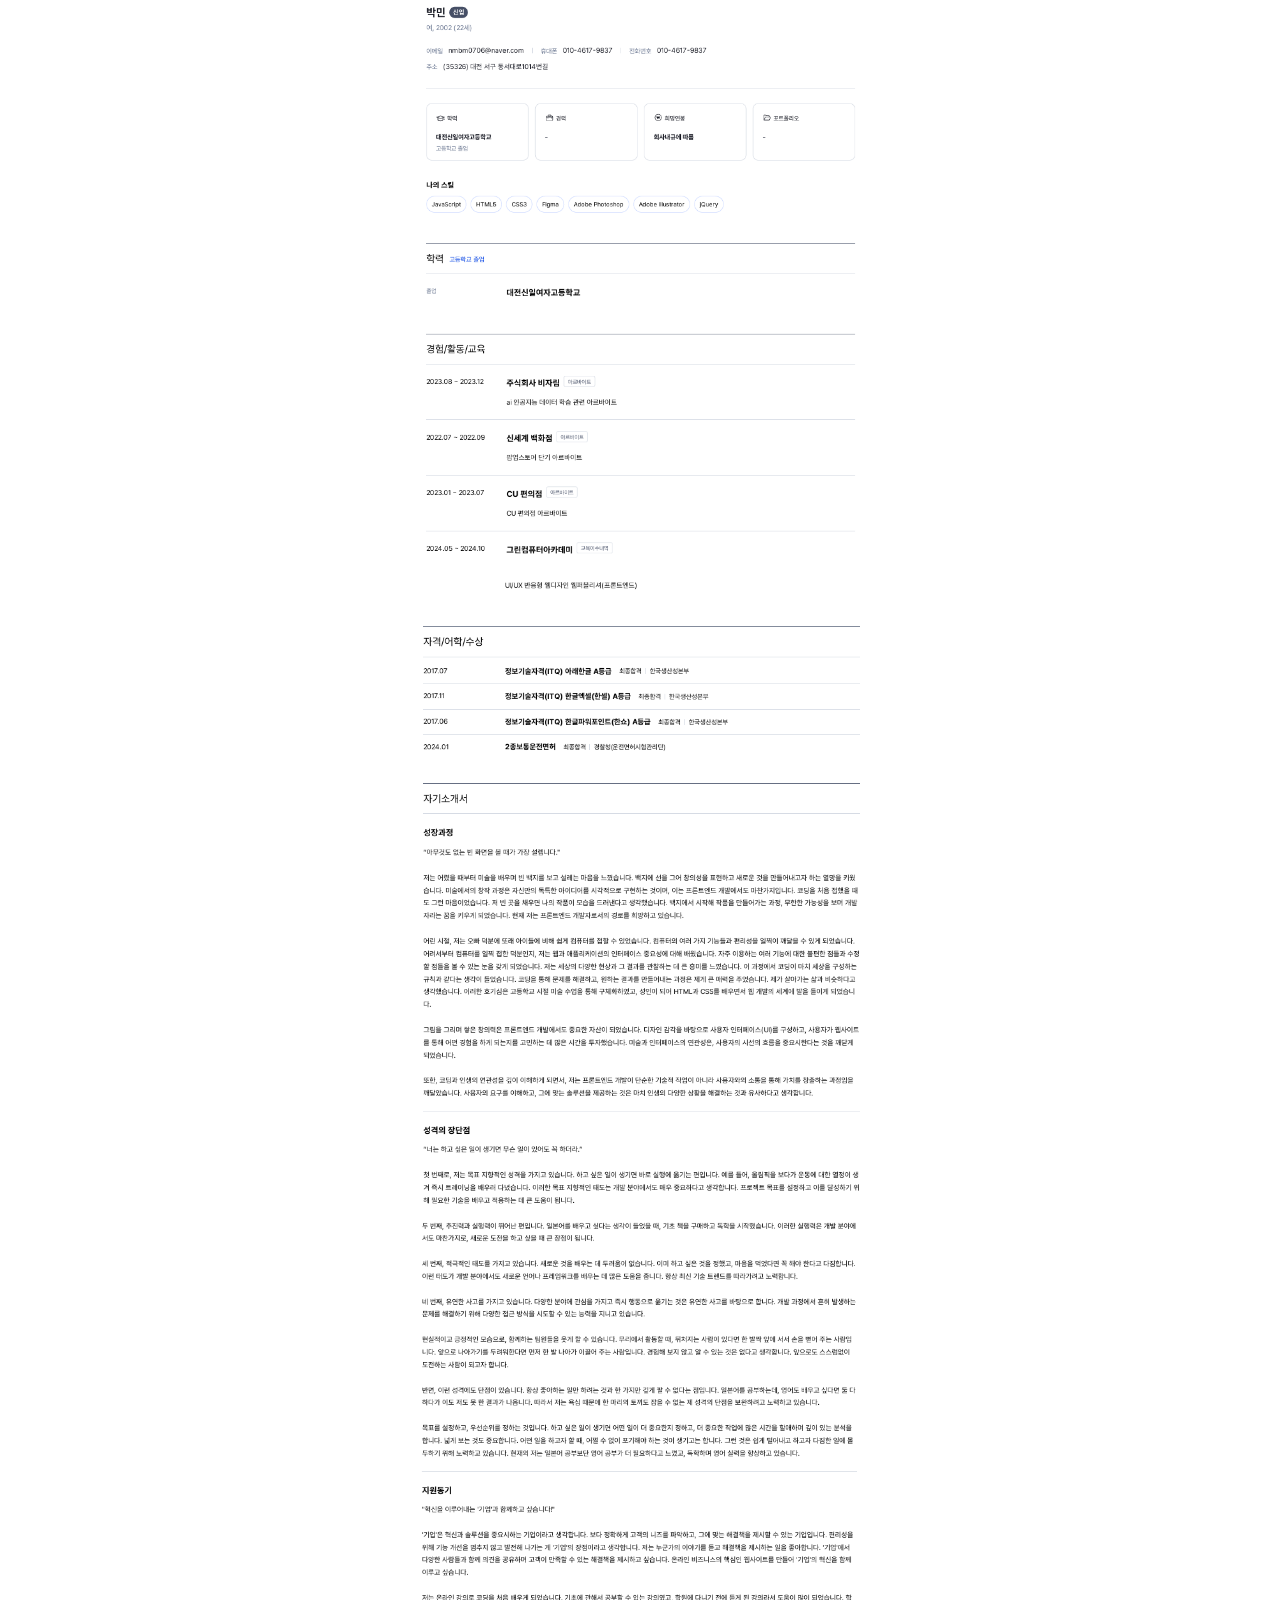
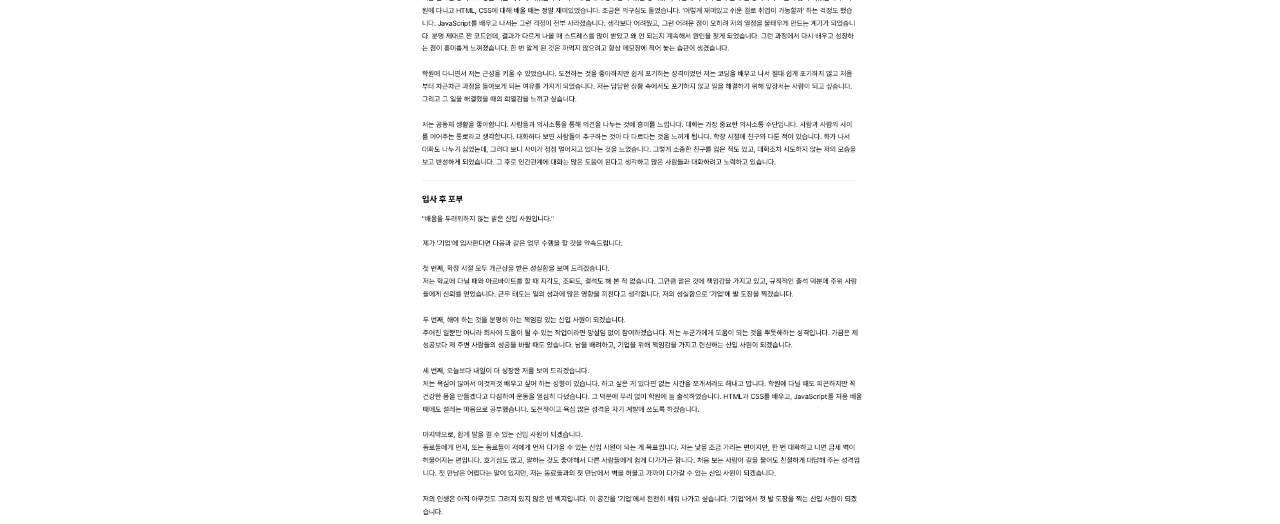
<file: sub.html>
<!DOCTYPE html>
<html lang="ko">
<head>
  <meta charset="UTF-8">
  <meta http-equiv="X-UA-Compatible" content="IE=edge">
  <meta name="viewport" content="width=device-width, initial-scale=1.0">
  <title>박민의 이력서</title>
  <style>
    *{margin: 0; padding: 0;}
    p{width: 35%; margin: 0 auto;}
    img{width: 100%;}
  </style>
</head>
<body>
  <p><img src="images/saramin1.PNG" alt="saramin1"></p>
  <p><img src="images/saramin2.PNG" alt="saramin2"></p>
  <p><img src="images/saramin3.PNG" alt="saramin3"></p>
  <p><img src="images/saramin4.PNG" alt="saramin4"></p>
</body>
</html>
</file>
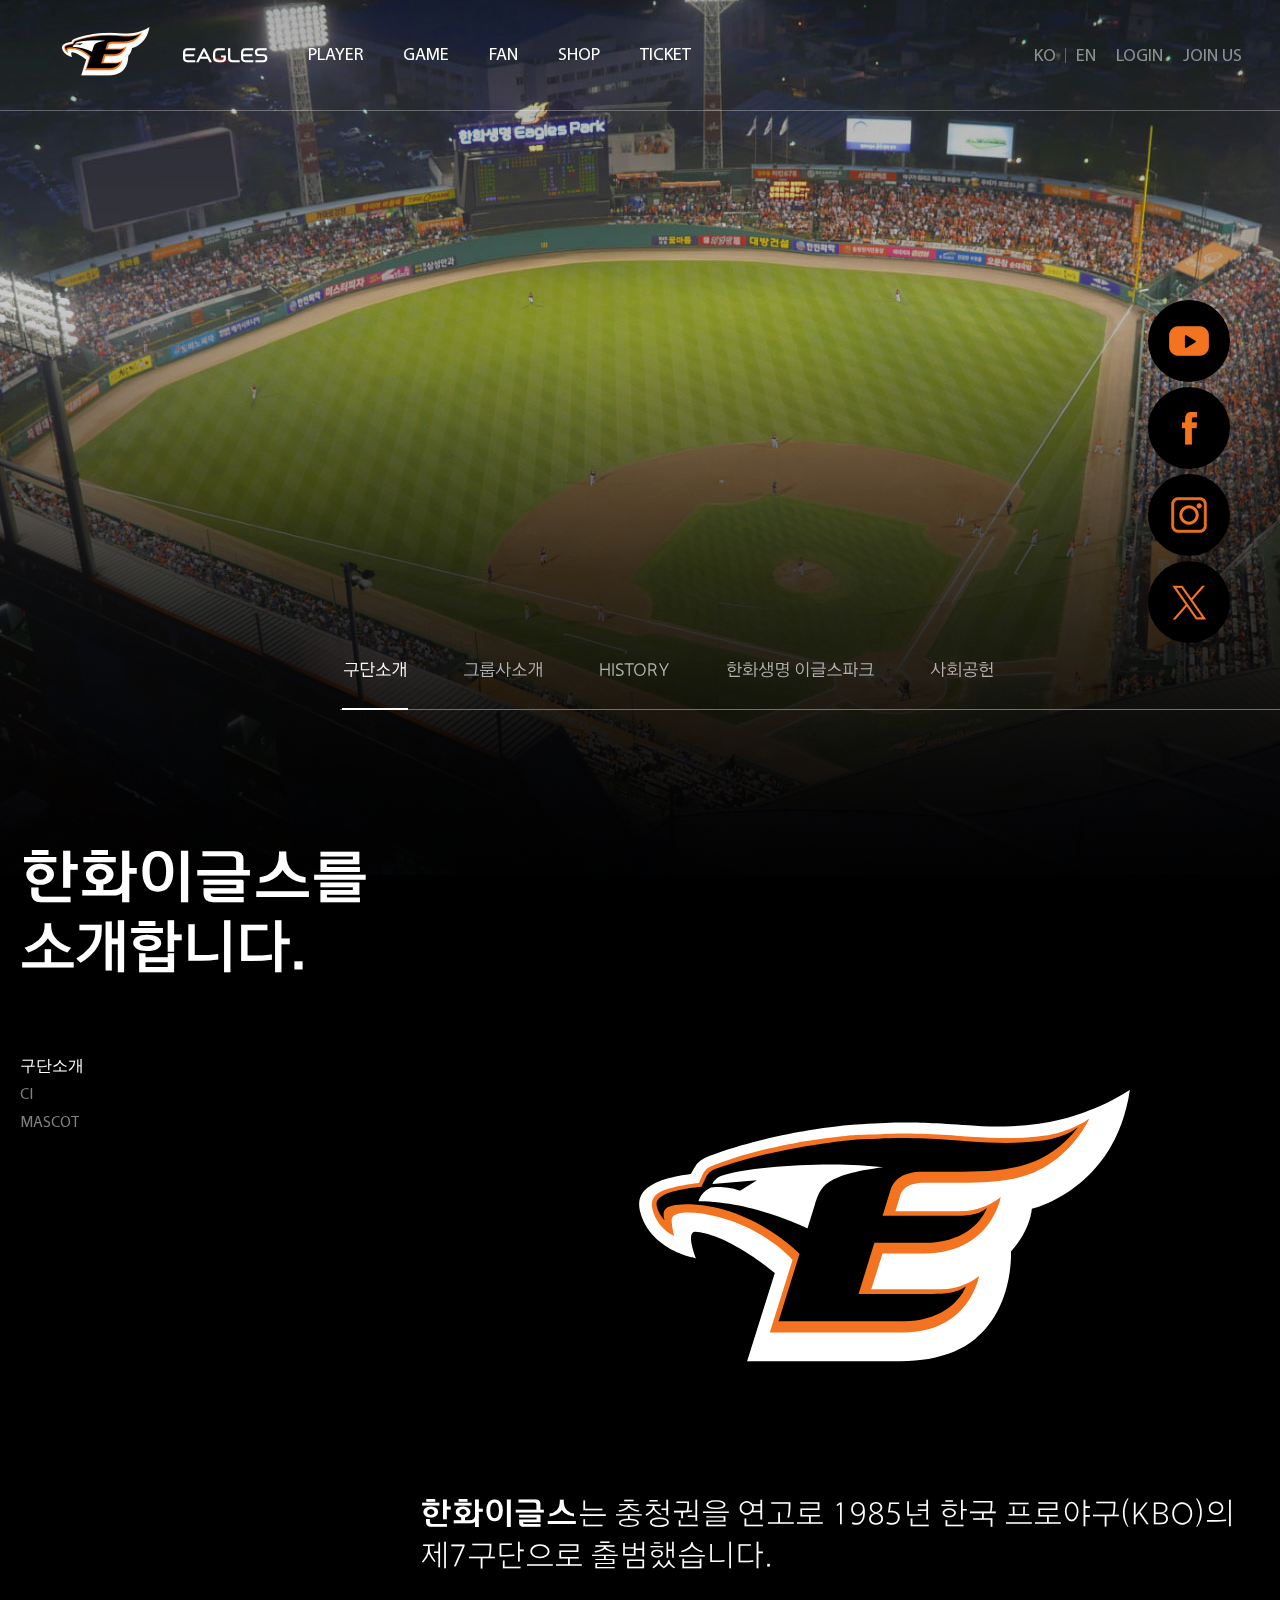
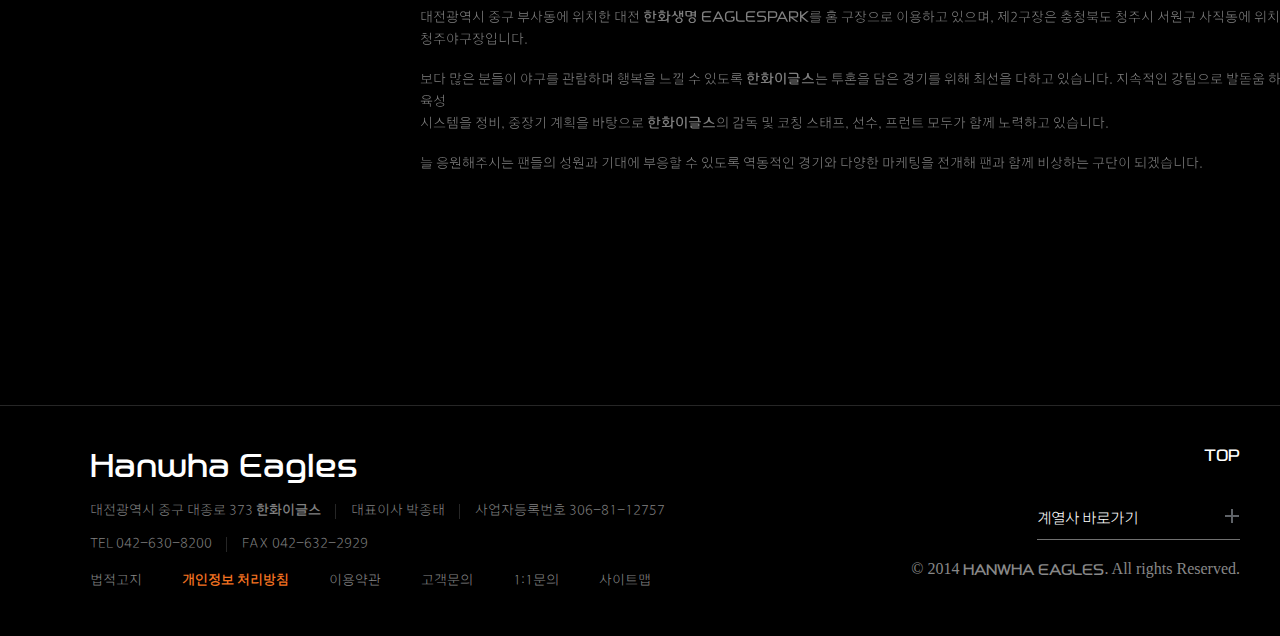
<file: hanwha/sub.html>
<!DOCTYPE html>
<html lang="ko">
<head>
  <meta charset="UTF-8">
  <meta http-equiv="X-UA-Compatible" content="IE=edge">
  <meta name="viewport" content="width=device-width, initial-scale=1.0">
  <title>EAGLES ＜ 구단소개 ＜ 한화이글스 </title>
  <link rel="stylesheet" href="css/styleSub.css">
  <script src="https://code.jquery.com/jquery-3.7.1.min.js"></script>
  <link href="https://unpkg.com/aos@2.3.1/dist/aos.css" rel="stylesheet">
  <script src="https://unpkg.com/aos@2.3.1/dist/aos.js"></script>
  <script>
    $(function(){
      $("#bg header").hover(function(){
        $(this).css("background", "rgba(0, 0, 0, .85)")
      }, function(){
        $(this).css("background", "transparent")
      });
      $(".intro1 li a").eq(0).css("color", "#fff");
      $(".intro1 li a").eq(0).addClass("on");
      $(".subIntro li a").eq(0).css("color", "#fff")
    });
    $(window).scroll(function(){
    // Get number of pixels of scroll.
    var pixel = $(window).scrollTop();
    console.log(pixel);
    // When the scroll exceeds 300px, give the [fixed-menu] class.
    if(pixel > 700){
      $(".intro1").addClass("on");
    } else {
      $(".intro1").removeClass("on");
    }
  });
  </script>
</head>
<body>
  <div id="wrap">
    <div id="bg">
      <header>
        <div class="logo"><a href="index.html"><img src="images/h_logo.png" alt="h_logo"></a></div>
        <ul>
          <li>
            <a href="#">EAGLES</a>
            <ul class="sub">
              <li><a href="#">구단소개</a></li>
              <li><a href="#">그룹사소개</a></li>
              <li><a href="#">HISTORY</a></li>
              <li><a href="#">한화생명 이글스파크</a></li>
              <li><a href="#">사회공헌</a></li>
            </ul>
          </li>
          <li>
            <a href="#">PLAYER</a>
            <ul class="sub">
              <li><a href="#">코칭스탭</a></li>
              <li><a href="#">투수</a></li>
              <li><a href="#">포수</a></li>
              <li><a href="#">내야수</a></li>
              <li><a href="#">외야수</a></li>
              <li><a href="#">군입대 선수</a></li>
              <li><a href="#">응원단</a></li>
              <li><a href="#">STAFF</a></li>
            </ul>
          </li>
          <li>
            <a href="#">GAME</a>
            <ul class="sub">
              <li><a href="#">1군 경기일정</a></li>
              <li><a href="#">퓨처스 경기일정</a></li>
            </ul>
          </li>
          <li>
            <a href="#">FAN</a>
            <ul class="sub">
              <li><a href="#">구단소식</a></li>
              <li><a href="#">키즈클럽</a></li>
              <li><a href="#">팬 타임즈</a></li>
              <li><a href="#">갤러리</a></li>
              <li><a href="#">이글스 아카이브</a></li>
            </ul>
          </li>
          <li>
            <a href="#">SHOP</a>
          </li>
          <li>
            <a href="#">TICKET</a>
          </li>
          <div class="bg"></div>
        </ul>
        <p>
          <a href="#">KO</a>
          <a href="#">EN</a>
          <a href="#">LOGIN</a>
          <a href="#">JOIN US</a>
        </p>
      </header>
      <div class="snsIcon">
        <p><a href="#"><img src="images/quick_sns_youtube.png" alt="quick_sns_youtube"></a></p>
        <p><a href="#"><img src="images/quick_sns_facebook.png" alt="quick_sns_facebook"></a></p>
        <p><a href="#"><img src="images/quick_sns_insta.png" alt="quick_sns_insta"></a></p>
        <p><a href="#"><img src="images/quick_sns_twitter.png" alt="quick_sns_twitter"></a></p>
      </div>
    </div>
    <div class="gradient"></div>
    <ul class="intro1" data-aos="fade-up" data-aos-duration="1000" data-aos-delay="1000">
      <li><a href="#">구단소개</a></li>
      <li><a href="#">그룹사소개</a></li>
      <li><a href="#">HISTORY</a></li>
      <li><a href="#">한화생명 이글스파크</a></li>
      <li><a href="#">사회공헌</a></li>
    </ul>
    <div class="main" data-aos="fade-up" data-aos-duration="1000" data-aos-delay="1000">
    <h1><span>한화이글스</span>를<br>소개합니다.</h1>
    <ul class="subIntro">
      <li><a href="#">구단소개</a></li>
      <li><a href="#">CI</a></li>
      <li><a href="#">MASCOT</a></li>
    </ul>
    <div class="flex">
      <div class="dep">
        <p><img src="images/intro_eagles_logo.png" alt=""></p>
        <div class="txt">
          <h1><span>한화이글스</span>는 충청권을 연고로 1985년 한국 프로야구(KBO)의<br>제7구단으로 출범했습니다.</h1>
          <p>대전광역시 중구 부사동에 위치한 대전 <span>한화생명 EAGLESPARK</span>를 홈 구장으로 이용하고 있으며, 제2구장은 충청북도 청주시 서원구 사직동에 위치한<br> 청주야구장입니다.</p><br>
          <p>보다 많은 분들이 야구를 관람하며 행복을 느낄 수 있도록 <span>한화이글스</span>는 투혼을 담은 경기를 위해 최선을 다하고 있습니다. 지속적인 강팀으로 발돋움 하고자 내부 육성<br>시스템을 정비, 중장기 계획을 바탕으로 <span>한화이글스</span>의 감독 및 코칭 스태프, 선수, 프런트 모두가 함께 노력하고 있습니다.</p><br>
          <p>늘 응원해주시는 팬들의 성원과 기대에 부응할 수 있도록 역동적인 경기와 다양한 마케팅을 전개해 팬과 함께 비상하는 구단이 되겠습니다.</p>
        </div>
      </div>
    </div>
    </div>
    <footer>
      <div class="left">
        <h1><a href="#">Hanwha Eagles</a></h1>
        <p>
          <span>대전광역시 중구 대종로 373 <b>한화이글스</b></span>
          <span>대표이사 박종태</span>
          <span>사업자등록번호 306-81-12757</span>
          <span>TEL 042-630-8200</span>
          <span>FAX 042-632-2929</span>
        </p>
        <ul>
          <li><a href="#">법적고지</a></li>
          <li><a href="#">개인정보 처리방침</a></li>
          <li><a href="#">이용약관</a></li>
          <li><a href="#">고객문의</a></li>
          <li><a href="#">1:1문의</a></li>
          <li><a href="#">사이트맵</a></li>
        </ul>
      </div>
      <div class="right">
        <div class="txt">
          <p><a href="#wrap">TOP</a></p>
          <p class="list">계열사 바로가기</p>
          <div id="list">
            <ul>
              <li>
                <p>우주항공·방산·기계</p>
                <ul>
                  <li><a href="#">㈜한화</a></li>
                  <li><a href="#">한화에어로스페이스</a></li>
                  <li><a href="#">한화시스템</a></li>
                  <li><a href="#">한화비전</a></li>
                  <li><a href="#">한화정밀기계</a></li>
                  <li><a href="#">한화모멘텀</a></li>
                  <li><a href="#">한화로보틱스</a></li>
                </ul>
              </li>
              <li>
                <p>에너지·오션</p>
                <ul>
                  <li><a href="#">한화솔루션</a></li>
                  <li><a href="#">한화오션</a></li>
                  <li><a href="#">한화에너지</a></li>
                  <li><a href="#">한화임팩트</a></li>
                  <li><a href="#">한화파워시스템</a></li>
                  <li><a href="#">한화토탈에너지스</a></li>
                  <li><a href="#">한화엔진</a></li>
                  <li><a href="#">한화첨단소개</a></li>
                  <li><a href="#">여천NCC</a></li>
                </ul>
              </li>
              <li>
                <p>금융</p>
                <ul>
                  <li><a href="#">한화생명</a></li>
                  <li><a href="#">한화손해보험</a></li>
                  <li><a href="#">한화자산운용</a></li>
                  <li><a href="#">한화투자증권</a></li>
                  <li><a href="#">한화저축은행</a></li>
                  <li><a href="#">한화생명금융서비스</a></li>
                  <li><a href="#">캐롯손해보험</a></li>
                </ul>
              </li>
              <li>
                <p>유통·서비스</p>
                <ul>
                  <li><a href="#">한화호텔&리조트</a></li>
                  <li><a href="#">한화갤러리아</a></li>
                  <li><a href="#">한화커넥트</a></li>
                </ul>
              </li>
            </ul>
          </div>
        </div>
        <h3>© 2014 <span>HANWHA EAGLES</span>. All rights Reserved.</h3>
      </div>
    </footer>
  </div>

  <script>
    AOS.init({
      easing:"ease",
			duration: 0,
			offset: 0,
    });
    document.querySelector(".right .txt .list").onclick=function(){
      document.querySelector(".right .txt .list").classList.toggle("on");
      document.querySelector(".right #list").classList.toggle("on");
    }
  </script>
</body>
</html>
</file>
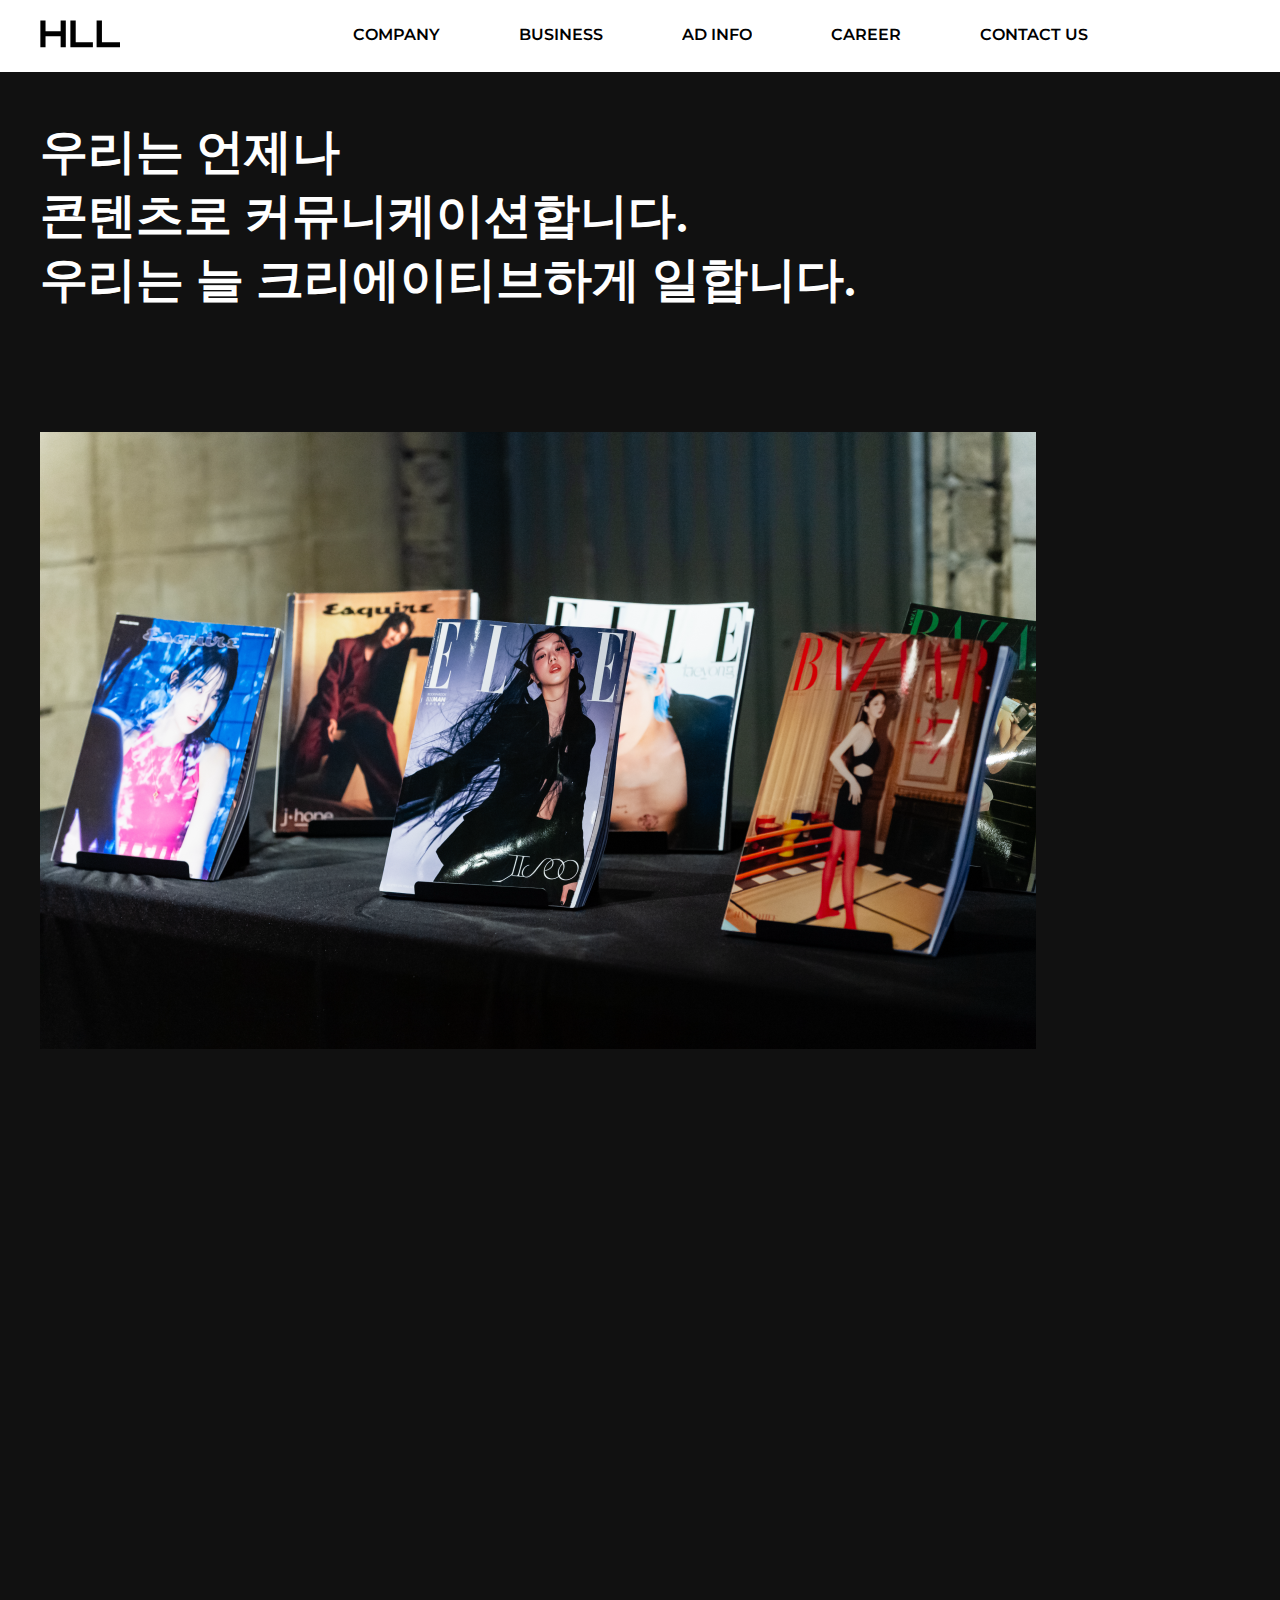
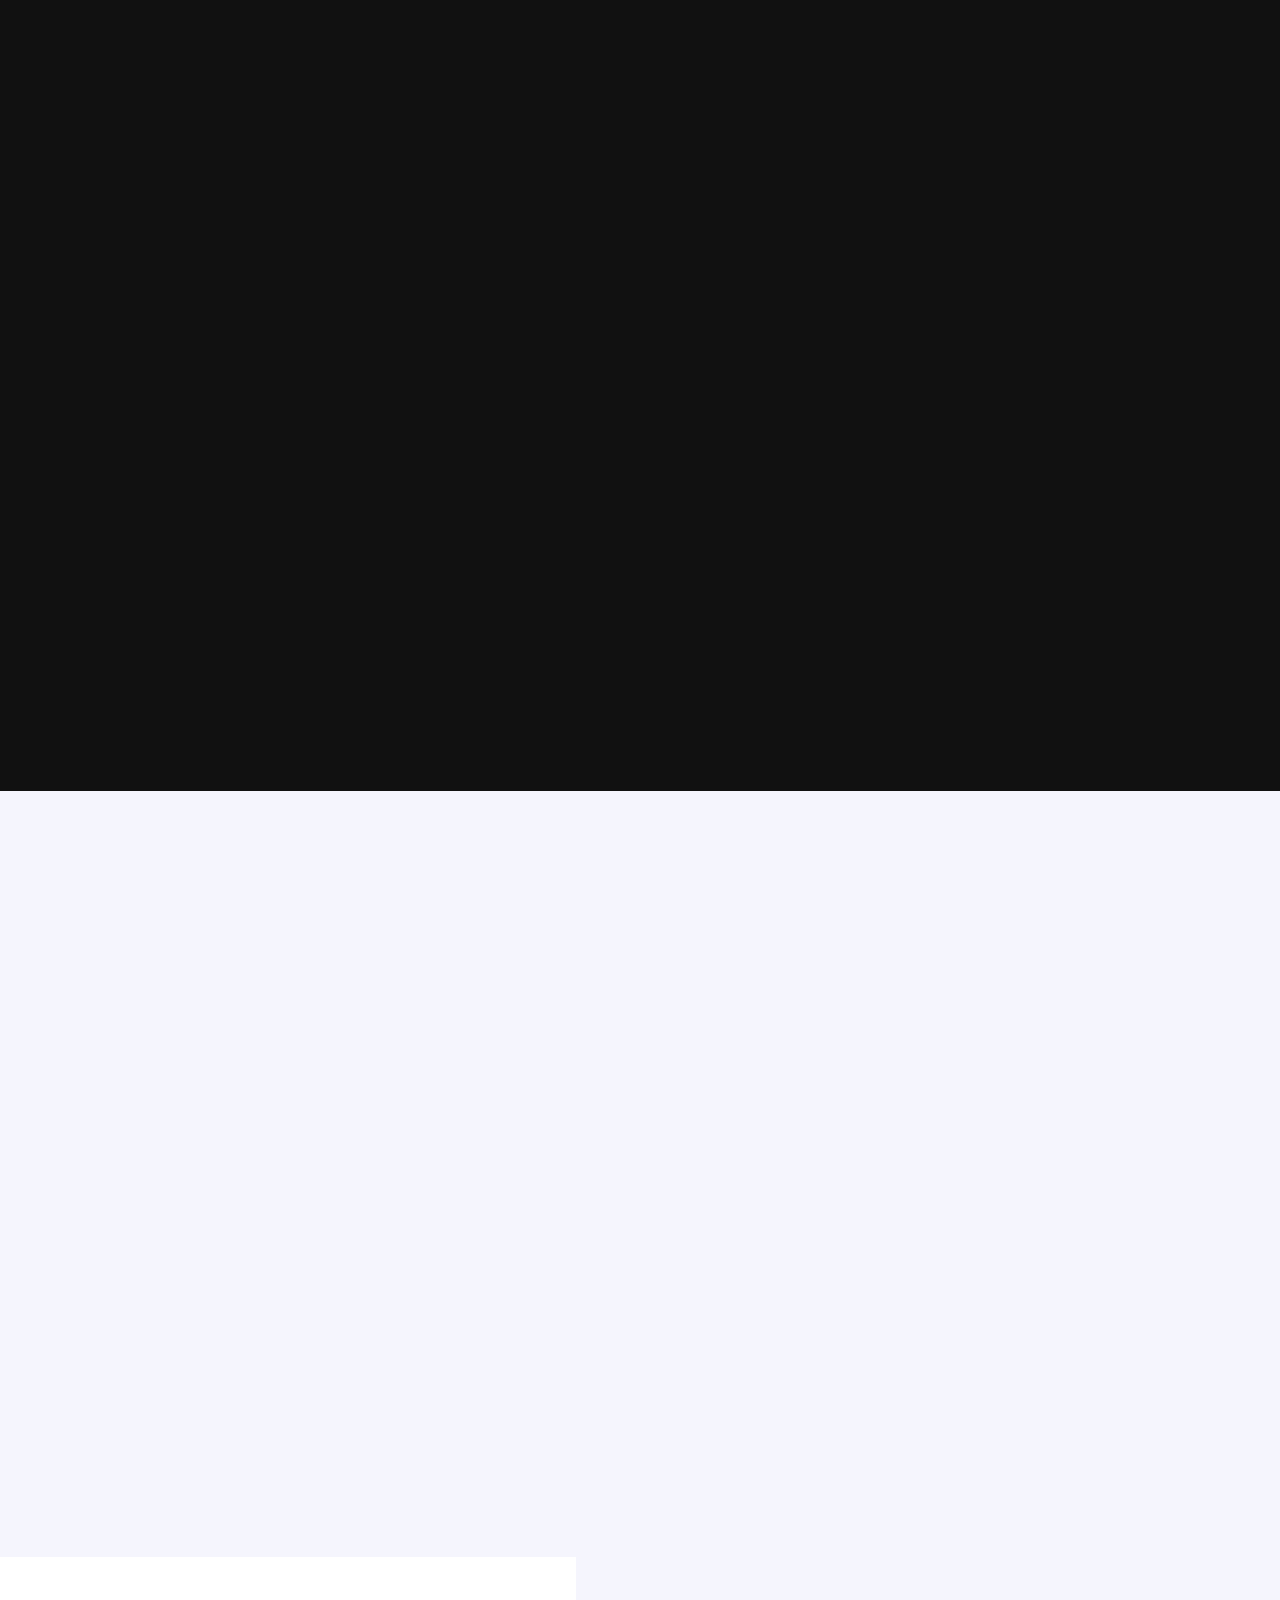
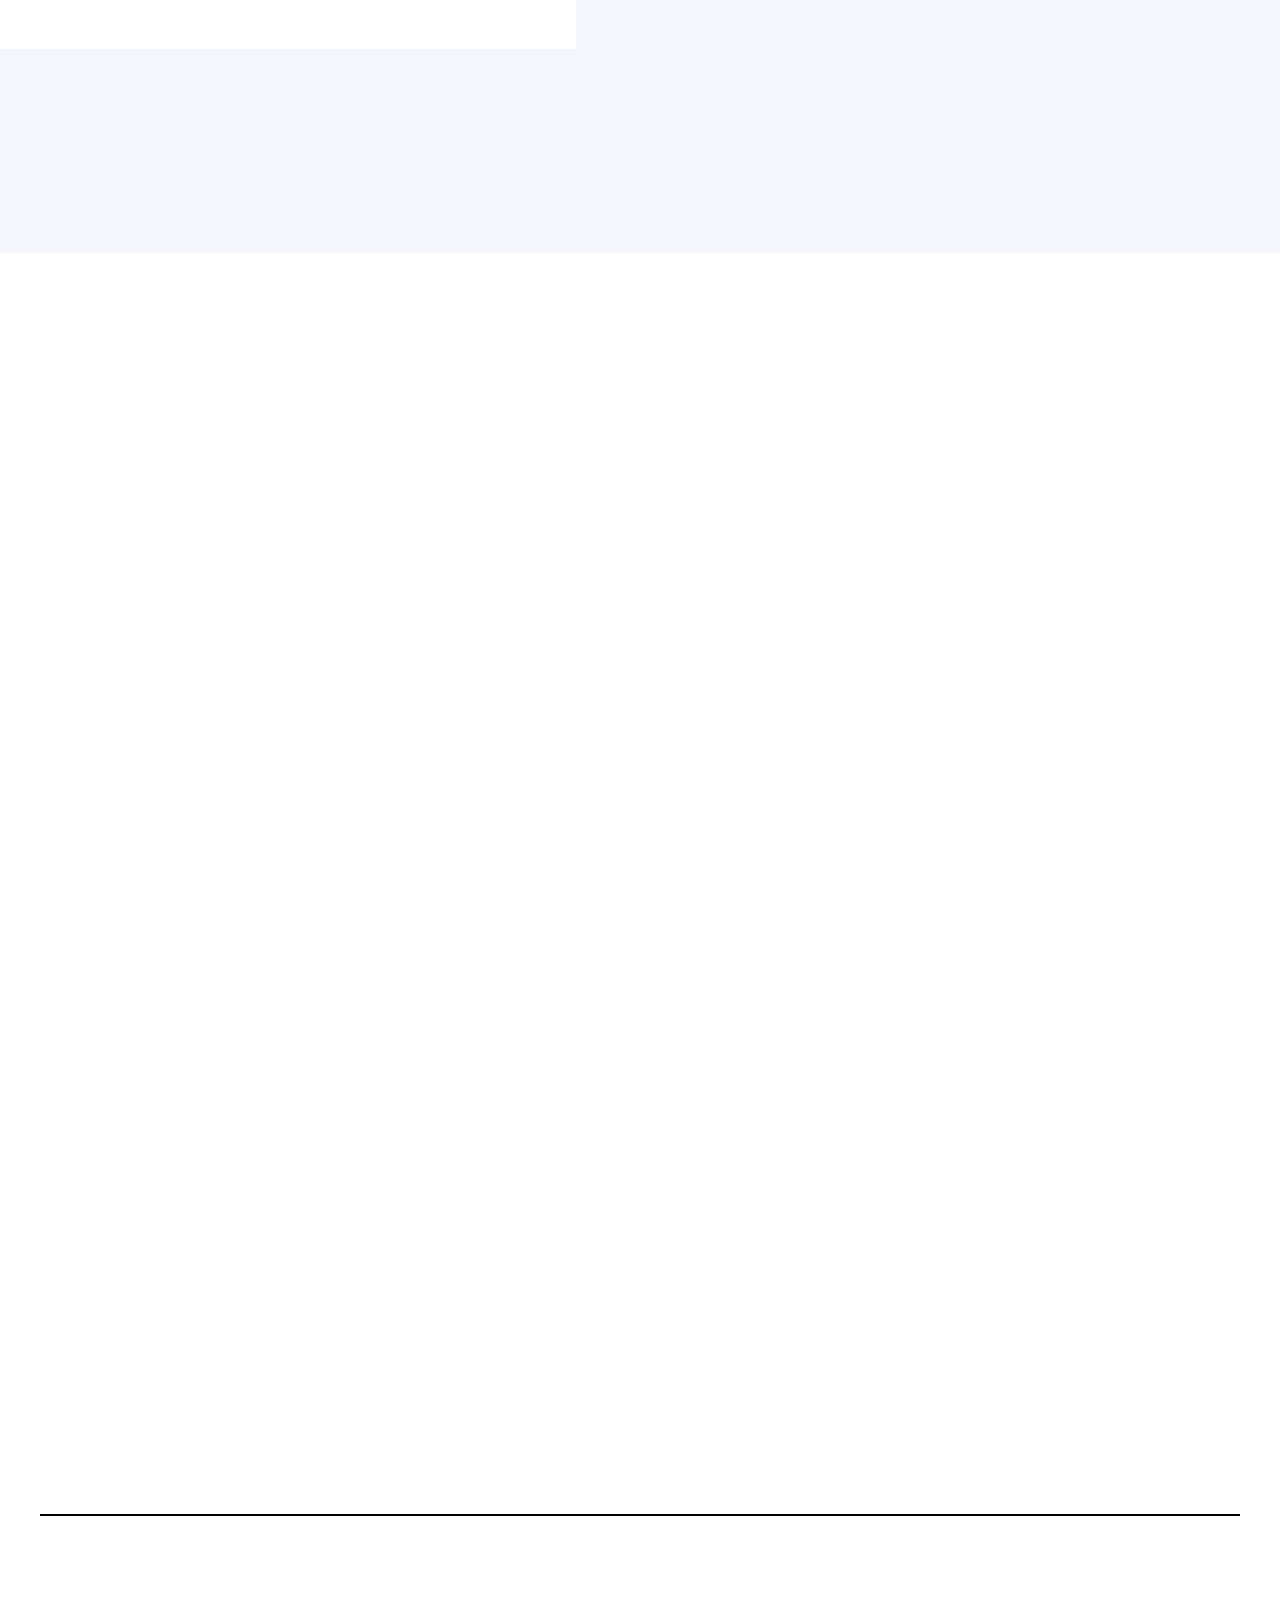
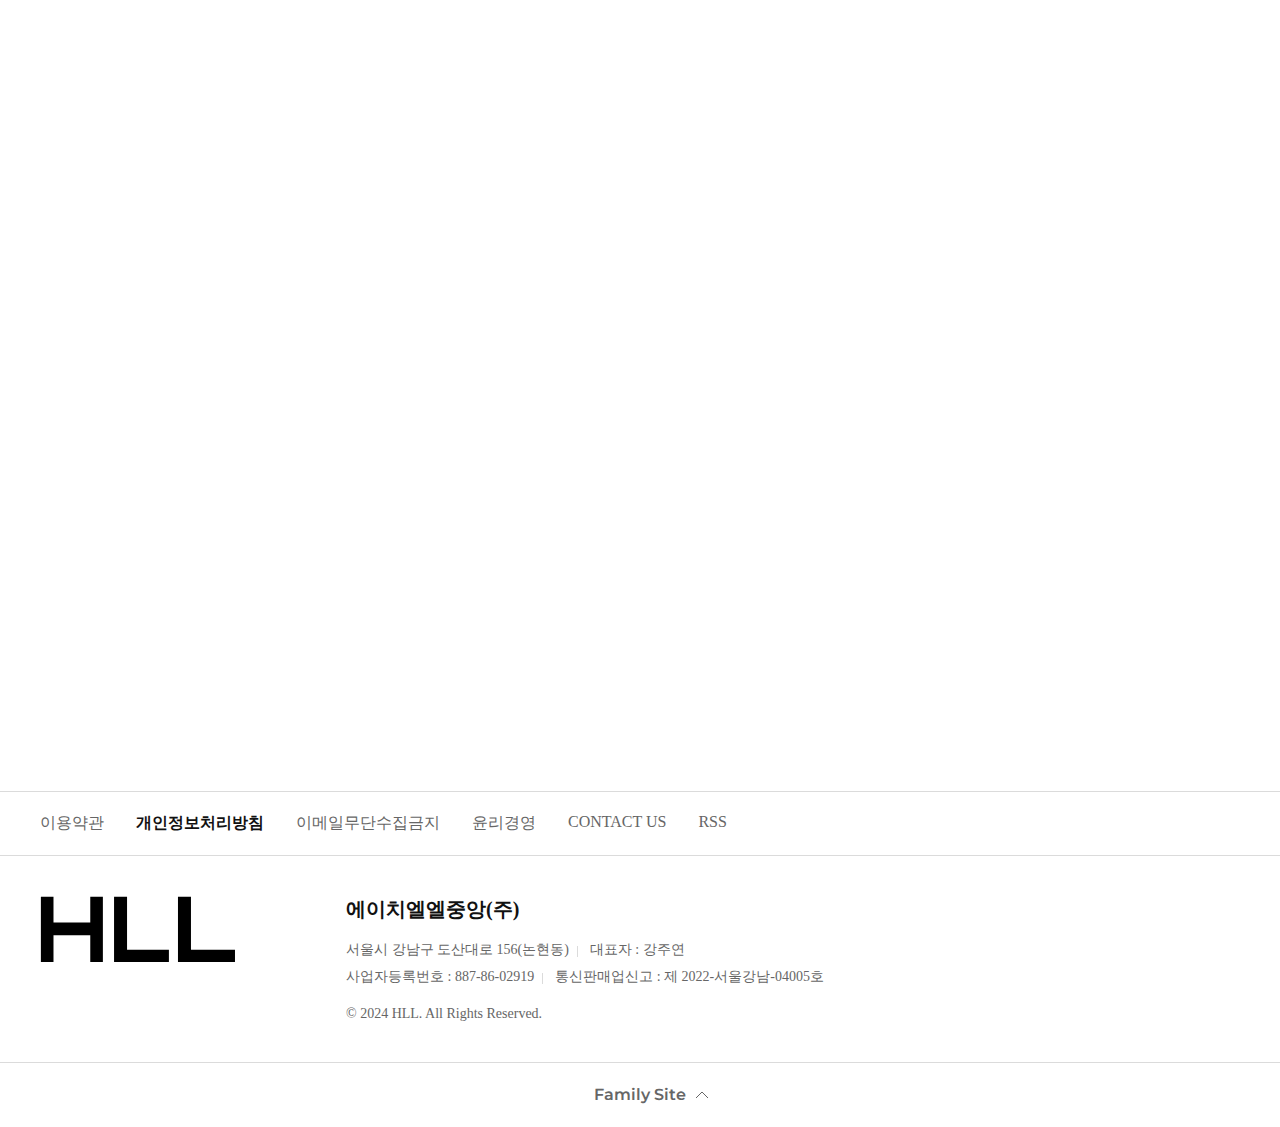
<file: HLL 중앙/sub.html>
<!DOCTYPE html>
<html lang="ko">
<head>
  <meta charset="UTF-8">
  <meta http-equiv="X-UA-Compatible" content="IE=edge">
  <meta name="viewport" content="width=device-width, initial-scale=1.0">
  <title>회사소개 | HLL중앙</title>
  <script src="https://cdn.jsdelivr.net/npm/gsap@3.12.5/dist/gsap.min.js"></script>
  <link rel="stylesheet" href="css/styleSub.css">
  <link href="https://unpkg.com/aos@2.3.1/dist/aos.css" rel="stylesheet">
  <link rel="stylesheet" href="jquery.simplyscroll.css">
  <script src="https://code.jquery.com/jquery-3.7.1.min.js"></script>
  <script src="jquery.simplyscroll.js"></script>
 
</head>
<body>
  <header>
    <div class="inner">
      <div class="logo">
        <a href="index.html">
          <img src="images/HLLlogoSmall.svg" alt="logosmallW">
        </a>
      </div>
      <ul>
        <li>
          <p><a href="sub.html">company</a></p>
        </li>
        <li>
          <p>business</p>
          <ul>
            <li><p>ELLE</p></li>
            <li><p>COSMOPOLITAN</p></li>
            <li><p>Harper'S BAZAAR</p></li>
            <li><p>ESQUIRE</p></li>
            <li><p>STUDIO DOT</p></li>
            <li><p>YEET</p></li>
          </ul>
        </li>
        <li>
          <p>ad info</p>
        </li>
        <li>
          <p>career</p>
          <ul>
            <li><p>Recruiment</p></li>
            <li><p>HLL Life</p></li>
            <li><p>Process</p></li>
            <li><p>FAQ</p></li>
          </ul>
        </li>
        <li>
          <p>contact us</p>
        </li>
      </ul>
    </div>
  </header>
  <div class="main1">
    <h1>우리는 언제나<br>콘텐츠로 커뮤니케이션합니다.<br>우리는 늘 크리에이티브하게 일합니다.</h1>
    <div class="con sub1">
      <img src="images/company_img02.png" alt="company_img02">
      <div class="txt" data-aos="fade-up">
        <h3>새로운 일상을 발견하는 공감형 콘텐츠</h3>
        <p>우리의 콘텐츠로 #일상의영감 #취향의발견 #트렌드세터로서<br>당신의 감각을 충전하세요.</p>
      </div>
    </div>
    <div class="con sub2">
      <div class="wrap">
        <img src="images/company_img01.png" alt="company_img01" data-aos="fade-up">
        <div class="txt" data-aos="fade-up">
          <h3>이상적인 '피지털(Phygital)'<br>콘텐츠 미디어</h3>
          <p>우리는 프린트와 모바일의 경계를 뛰어넘는 콘텐츠 미디어로, 디지털 콘텐츠 마케팅, 취향<br>커머스 사업, 엔터테인먼트에 이르기까지 트렌드의 최전방에서 가장 빠르고, 가장 영민하게<br>움직입니다.</p>
        </div>
      </div>
    </div>
  </div>
  <div class="main2">
    <h1 data-aos="fade-up">트렌드를 이끌고 있는<br>종합 미디어 & 콘텐츠 기업, HLL</h1>
    <div class="txt" data-aos="fade-up">
      <strong>House of Luxury & Lifestyle 이라는 뜻을 담은 HLL은 동시대적인 콘텐츠로 트렌드를<br> 이끌고 있습니다.</strong>
      <p>HLL은 미국 최대 미디어 그룹 허스트(Hearst) 사와 합작법인인 허스트중앙을 통해 엘르,<br> 코스모폴리탄, 하퍼스 바자, 에스콰이어를 발행하고 있습니다. HLL은 다년간의 패션, 뷰티,<br> 라이프스타일 콘텐츠 제작 노하우를 토대로 스튜디오닷을 설립, 고객사 온·오프라인 콘텐츠<br> 제작 및 광고 마케팅 대행 사업을 전개하고 있습니다.</p>
      <p>2022년 HLL과 함께하게 된 써브라임(Sublime)은 연예 매니지먼트를 시작으로 광고 제작 및<br> 대행, 포토그래퍼와 모델 에이전시로 영역을 확장하며 종합 엔터테인먼트사로 거듭나고<br> 있습니다. 써브라임의 대표 아티스트로는 배우 송강호와 고소영, 가수 잭슨과 티파니 영 등이<br> 있습니다.</p>
    </div>
    <div class="slide">
      <ul class="moveBrand scroller">
        <li><img src="images/logo_elle.png" alt="elle"></li>
        <li><img src="images/logo_cosmopolitan.png" alt="COSMOPOLITAN"></li>
        <li><img src="images/logo_bazaar.png" alt="bazaar"></li>
        <li><img src="images/logo_esquire.png" alt="ESQUIRE"></li>
        <li><img src="images/logo_studio.png" alt="STUDIO"></li>
        <li><img src="images/logo_yeet.png" alt="yeet"></li>
        <li><img src="images/logo_sublime.png" alt="Sublime"></li>
      </ul>
    </div>
  </div>
  <div class="main3">
    <div class="dep1">
      <h1 data-aos="fade-up">비즈니스 영역</h1>
      <div class="icon">
        <div class="logo" data-aos="fade-up">
          <img src="images/logo_hll03.png" alt="hll03">
        </div>
        <ul class="brandList">
          <li data-aos="fade-up">
            <p>매거진</p>
            <div class="pic">
              <img src="images/logo_elle_s.png" alt="elles">
              <img src="images/logo_bazaar_s.png" alt="bazaars">
              <img src="images/logo_cosmopolitan_s.png" alt="cosmopolitans">
              <img src="images/logo_esquire_s.png" alt="esquires">
            </div>
          </li>
          <li data-aos="fade-up">
            <p>디지털 마케팅</p>
            <div class="pic">
              <img src="images/logo_studio_s.png" alt="studio">
            </div>
          </li>
          <li data-aos="fade-up">
            <p>YEET</p>
            <div class="pic">
              <img src="images/logo_ostufa_s.png" alt="ostufas">
              <img src="images/logo_project_vacance_s.png" alt="projects">
            </div>
          </li>
          <li data-aos="fade-up">
            <p>매니지먼트</p>
            <div class="pic">
              <img src="images/logo_sublime_s.png" alt="sublimes">
            </div>
          </li>
        </ul>
      </div>
    </div>
    <div class="dep2">
      <div class="left">
        <img src="images/logo_joongang_group_s2.png" alt="logo_joongang_group_s2" data-aos="fade-up">
      </div>
      <ul class="right">
        <li data-aos="fade-up">
          <p>Newsbrand</p>
          <img src="images/logo_joongang_s.png" alt="logo_joongang_s">
        </li>
        <li data-aos="fade-up">
          <p>Station</p>
          <img src="images/logo_jtbc_s.png" alt="logo_jtbc_s">
        </li>
        <li data-aos="fade-up">
          <p>SLL</p>
          <img src="images/logo_sll_s.png" alt="logo_sll_s">
        </li>
        <li data-aos="fade-up">
          <p>Lesiure</p>
          <img src="images/logo_resort_s.png" alt="logo_resort_s">
        </li>
        <li data-aos="fade-up">
          <img src="images/logo_hll02.png" alt="logo_hll02">
        </li>
        <li data-aos="fade-up">
          <p>Sports Business</p>
          <img src="images/logo_golf_s.png" alt="logo_golf_s">
        </li>
        <li data-aos="fade-up">
          <p>Space-based Business</p>
          <img src="images/logo_megabox_s.png" alt="logo_megabox_s">
        </li>
      </ul>
    </div>
  </div>
  <footer>
    <div class="footTop">
      <ul class="list">
        <li>이용약관</li>
        <li>개인정보처리방침</li>
        <li>이메일무단수집금지</li>
        <li>윤리경영</li>
        <li>CONTACT US</li>
        <li>RSS</li>
      </ul>
    </div>
    <div class="footCenter">
      <div class="logo">
        <img src="images/logo_hll.svg" alt="hll">
      </div>
      <div class="txt">
        <h1>에이치엘엘중앙(주)</h1>
        <span>서울시 강남구 도산대로 156(논현동)</span>
        <span>대표자 : 강주연</span>
        <br>
        <span>사업자등록번호 : 887-86-02919</span>
        <span>통신판매업신고 : 제 2022-서울강남-04005호</span>
        <p>© 2024 HLL. All Rights Reserved.</p>
      </div>
    </div>
    <div class="footLast">
      <p>Family Site<span></span></p>
    </div>
    <div class="familySiteButton">
      <div class="inner">
        <div class="left">
          <p>FAMILY</p>
        </div>
        <ul class="right">
          <li><a href="#">ELLE</a></li>
          <li><a href="#">COSMOPOLITAN</a></li>
          <li><a href="#">Harper's BAZAAR</a></li>
          <li><a href="#">ESQUIRE</a></li>
          <li><a href="#">ELLEVOICE</a></li>
          <li><a href="#">예술산책</a></li>
          <li><a href="#">eee</a></li>
          <li><a href="#">통합멤버십</a></li>
        </ul>
      </div>
    </div>
  </footer>

  <script src="https://unpkg.com/aos@2.3.1/dist/aos.js"></script>
  <script>
    $(function(){
      $(".footLast p").click(function(){
        $(".familySiteButton").toggleClass("on");
        $(".footLast span").toggleClass("on");
      });
// $(".slide").append($(".scroller").eq(0).clone());
      let wd = $(".scroller").width()*$(".scroller").length;
      
      // const tl = gsap.timeline({repeat: -1});
      
      // tl.to(".scroller", {
      //   x: -wd,
      //   duration: 50,
      //   ease: "linear",
      // });
      $(".scroller").simplyScroll({
       // direction:'backwards',
        frameRate: 60,
    });
    });
  </script>
  <script>
    AOS.init({
			easing:"ease",
			duration:1000,
			offset:120,
		});
  </script>
</body>
</html>
</file>
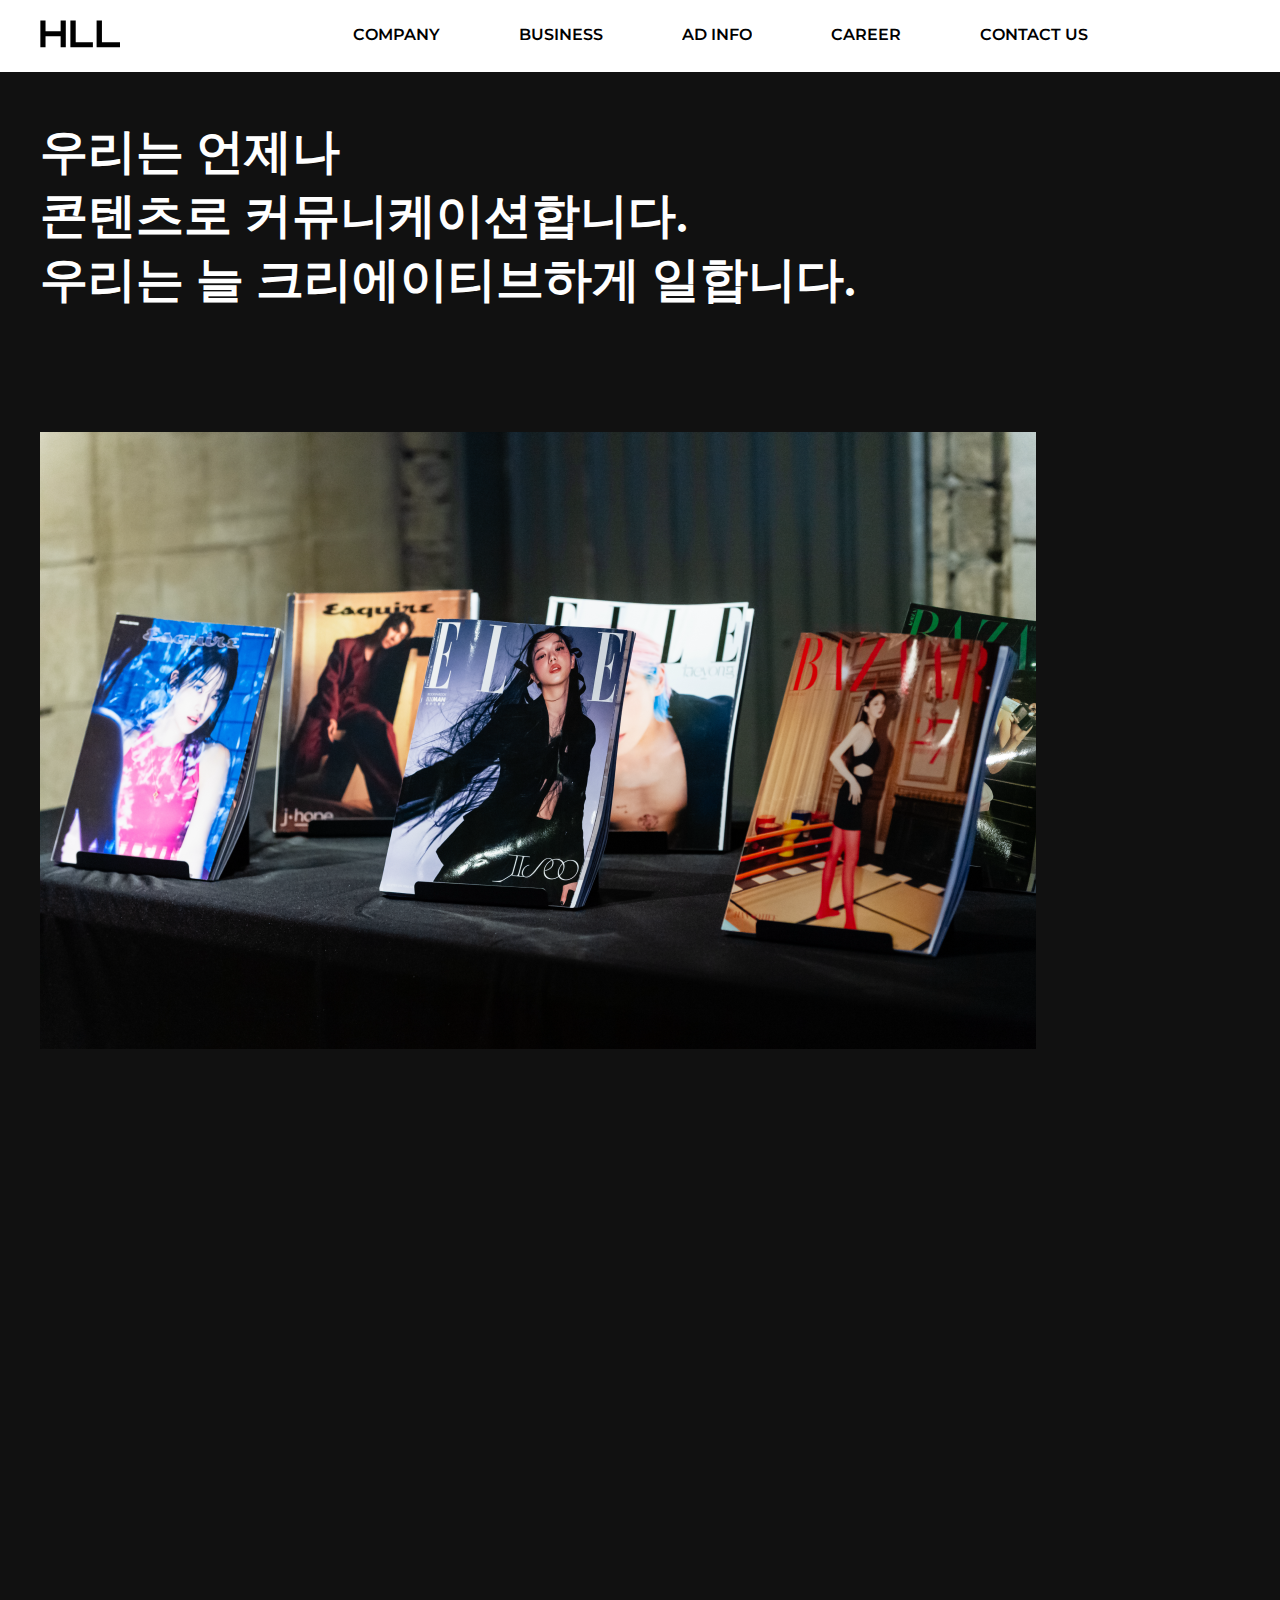
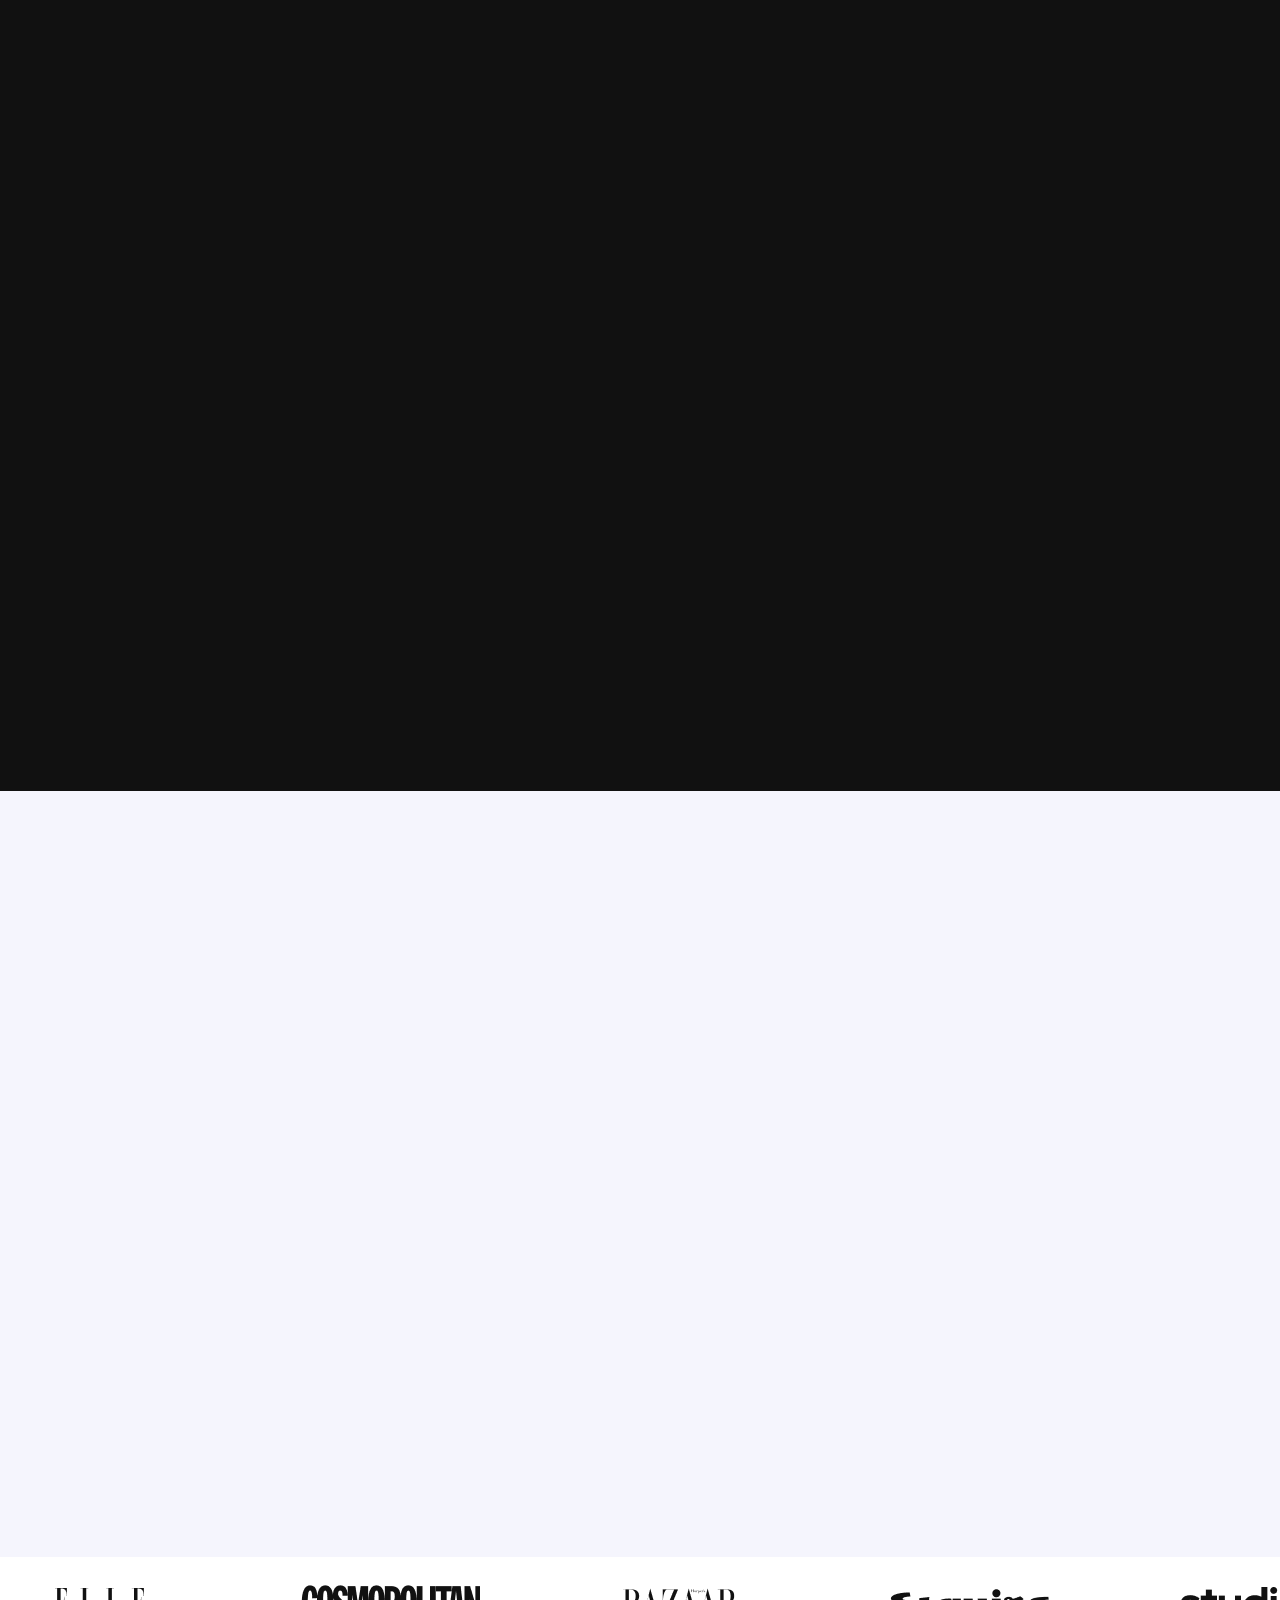
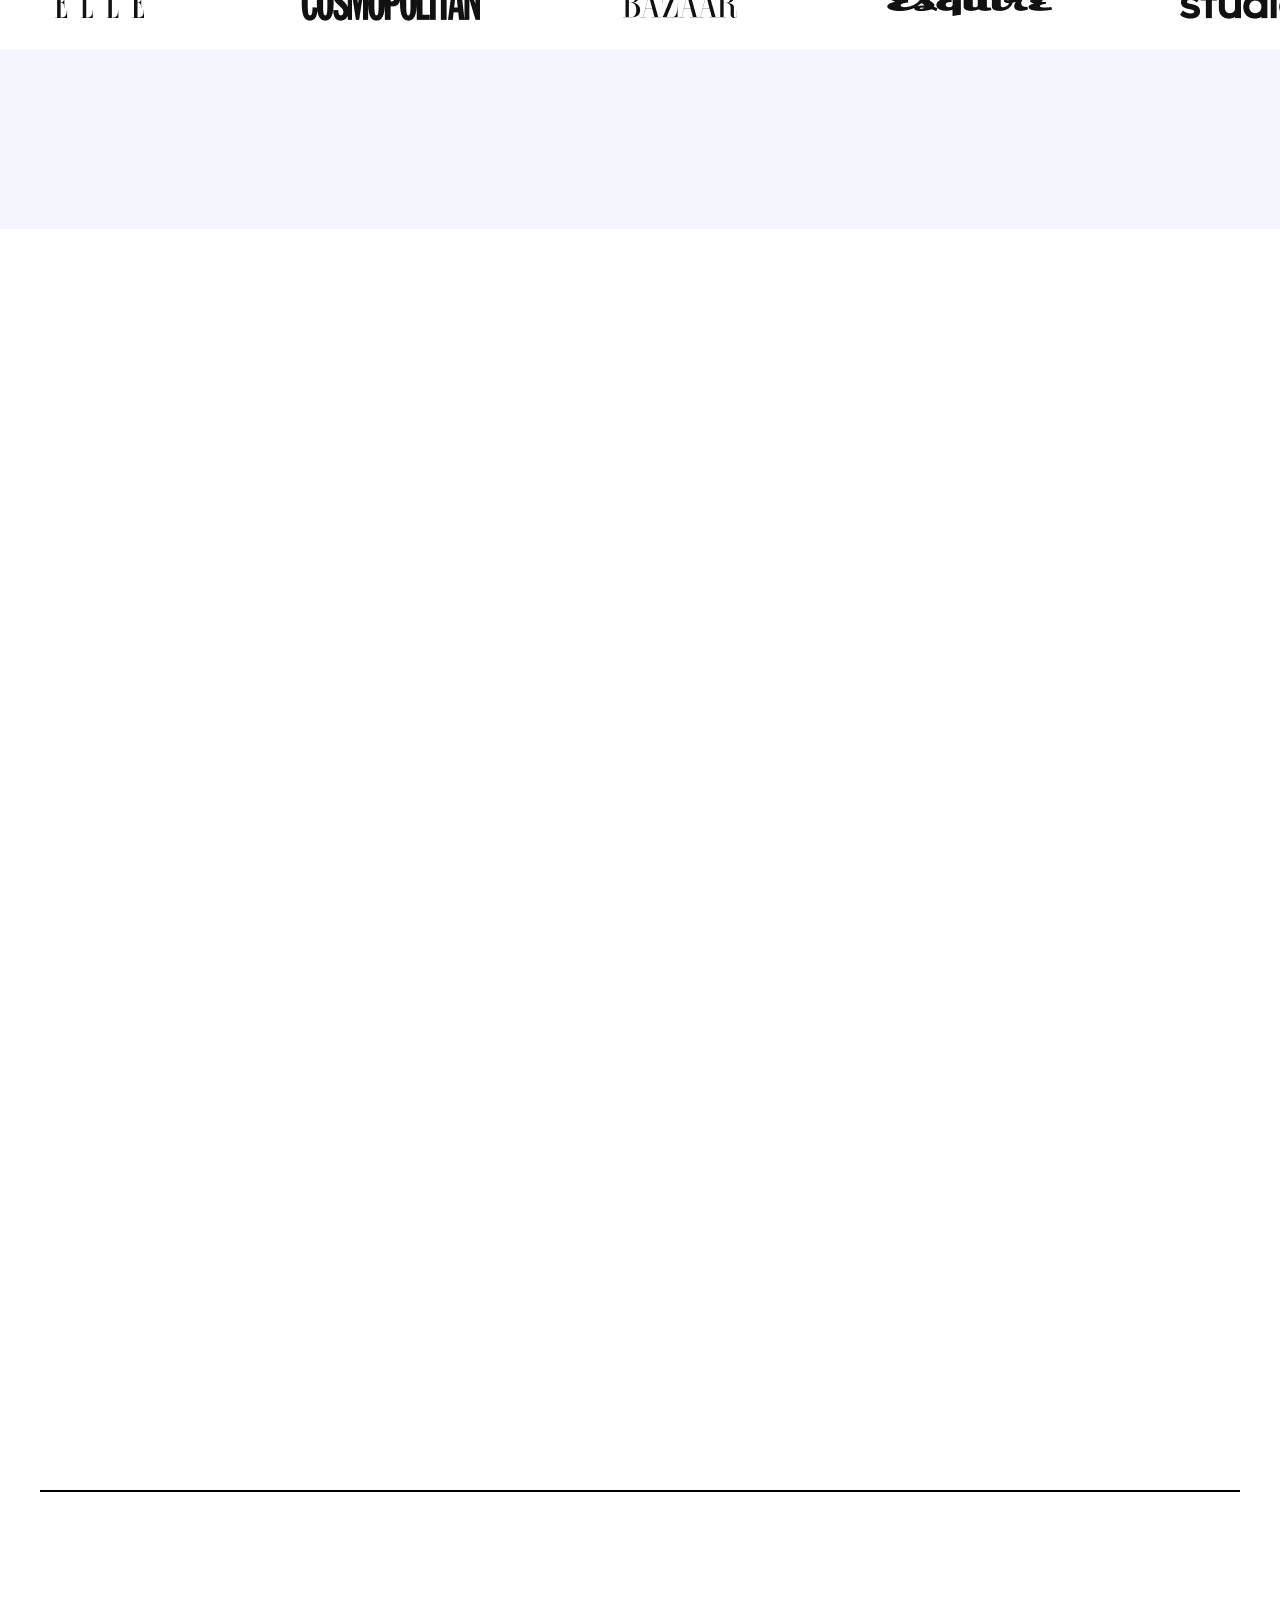
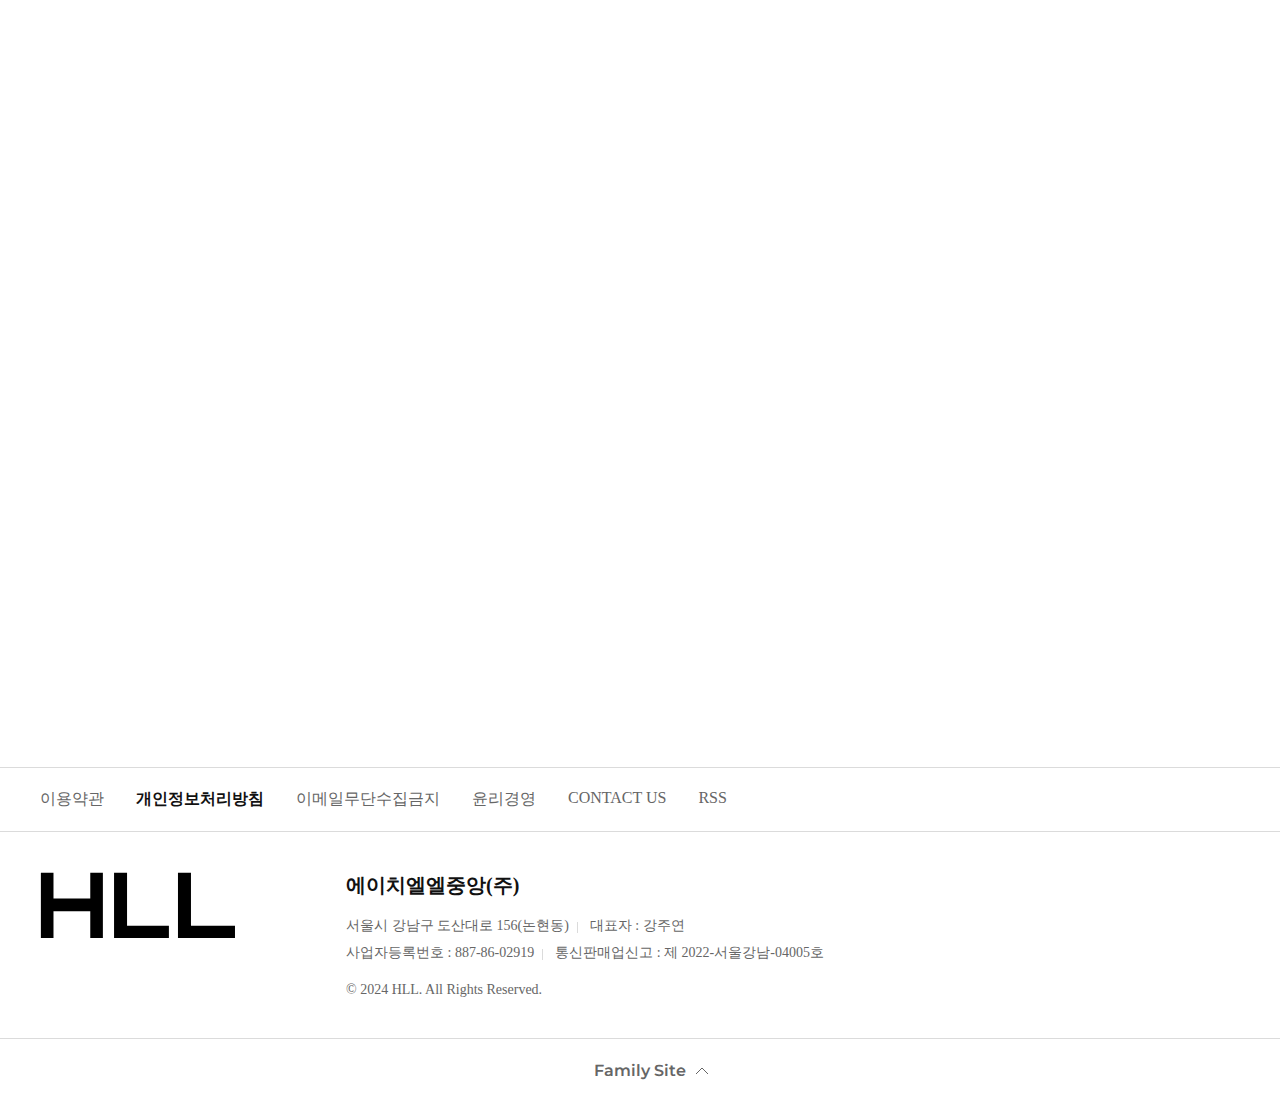
<file: HLL/sub.html>
<!DOCTYPE html>
<html lang="ko">
  <head>
    <meta charset="UTF-8" />
    <meta http-equiv="X-UA-Compatible" content="IE=edge" />
    <meta name="viewport" content="width=device-width, initial-scale=1.0" />
    <title>회사소개 | HLL중앙</title>
    <script src="https://cdn.jsdelivr.net/npm/gsap@3.12.5/dist/gsap.min.js"></script>
    <link rel="stylesheet" href="css/styleSub.css" />
    <link href="https://unpkg.com/aos@2.3.1/dist/aos.css" rel="stylesheet" />
    <link rel="stylesheet" href="jquery.simplyscroll.css" />
    <script src="https://code.jquery.com/jquery-3.7.1.min.js"></script>
    <script src="jquery.simplyscroll.js"></script>
  </head>
  <body>
    <header>
      <div class="inner">
        <div class="logo">
          <a href="index.html">
            <img src="images/HLLlogoSmall.svg" alt="logosmallW" />
          </a>
        </div>
        <ul>
          <li>
            <p><a href="sub.html">company</a></p>
          </li>
          <li>
            <p>business</p>
            <ul>
              <li><p>ELLE</p></li>
              <li><p>COSMOPOLITAN</p></li>
              <li><p>Harper'S BAZAAR</p></li>
              <li><p>ESQUIRE</p></li>
              <li><p>STUDIO DOT</p></li>
              <li><p>YEET</p></li>
            </ul>
          </li>
          <li>
            <p>ad info</p>
          </li>
          <li>
            <p>career</p>
            <ul>
              <li><p>Recruiment</p></li>
              <li><p>HLL Life</p></li>
              <li><p>Process</p></li>
              <li><p>FAQ</p></li>
            </ul>
          </li>
          <li>
            <p>contact us</p>
          </li>
        </ul>
      </div>
    </header>
    <div class="main1">
      <h1>
        우리는 언제나<br />콘텐츠로 커뮤니케이션합니다.<br />우리는 늘
        크리에이티브하게 일합니다.
      </h1>
      <div class="con sub1">
        <img src="images/company_img02.png" alt="company_img02" />
        <div class="txt" data-aos="fade-up">
          <h3>새로운 일상을 발견하는 공감형 콘텐츠</h3>
          <p>
            우리의 콘텐츠로 #일상의영감 #취향의발견 #트렌드세터로서<br />당신의
            감각을 충전하세요.
          </p>
        </div>
      </div>
      <div class="con sub2">
        <div class="wrap">
          <img
            src="images/company_img01.png"
            alt="company_img01"
            data-aos="fade-up"
          />
          <div class="txt" data-aos="fade-up">
            <h3>이상적인 '피지털(Phygital)'<br />콘텐츠 미디어</h3>
            <p>
              우리는 프린트와 모바일의 경계를 뛰어넘는 콘텐츠 미디어로, 디지털
              콘텐츠 마케팅, 취향<br />커머스 사업, 엔터테인먼트에 이르기까지
              트렌드의 최전방에서 가장 빠르고, 가장 영민하게<br />움직입니다.
            </p>
          </div>
        </div>
      </div>
    </div>
    <div class="main2">
      <h1 data-aos="fade-up">
        트렌드를 이끌고 있는<br />종합 미디어 & 콘텐츠 기업, HLL
      </h1>
      <div class="txt" data-aos="fade-up">
        <strong
          >House of Luxury & Lifestyle 이라는 뜻을 담은 HLL은 동시대적인
          콘텐츠로 트렌드를<br />
          이끌고 있습니다.</strong
        >
        <p>
          HLL은 미국 최대 미디어 그룹 허스트(Hearst) 사와 합작법인인
          허스트중앙을 통해 엘르,<br />
          코스모폴리탄, 하퍼스 바자, 에스콰이어를 발행하고 있습니다. HLL은
          다년간의 패션, 뷰티,<br />
          라이프스타일 콘텐츠 제작 노하우를 토대로 스튜디오닷을 설립, 고객사
          온·오프라인 콘텐츠<br />
          제작 및 광고 마케팅 대행 사업을 전개하고 있습니다.
        </p>
        <p>
          2022년 HLL과 함께하게 된 써브라임(Sublime)은 연예 매니지먼트를
          시작으로 광고 제작 및<br />
          대행, 포토그래퍼와 모델 에이전시로 영역을 확장하며 종합
          엔터테인먼트사로 거듭나고<br />
          있습니다. 써브라임의 대표 아티스트로는 배우 송강호와 고소영, 가수
          잭슨과 티파니 영 등이<br />
          있습니다.
        </p>
      </div>
      <div class="slide" id="imgslide">
        <ul class="moveBrand scroller">
          <li><img src="images/logo_elle.png" alt="elle" /></li>
          <li><img src="images/logo_cosmopolitan.png" alt="COSMOPOLITAN" /></li>
          <li><img src="images/logo_bazaar.png" alt="bazaar" /></li>
          <li><img src="images/logo_esquire.png" alt="ESQUIRE" /></li>
          <li><img src="images/logo_studio.png" alt="STUDIO" /></li>
          <li><img src="images/logo_yeet.png" alt="yeet" /></li>
          <li><img src="images/logo_sublime.png" alt="Sublime" /></li>
        </ul>
      </div>
    </div>
    <div class="main3">
      <div class="dep1">
        <h1 data-aos="fade-up">비즈니스 영역</h1>
        <div class="icon">
          <div class="logo" data-aos="fade-up">
            <img src="images/logo_hll03.png" alt="hll03" />
          </div>
          <ul class="brandList">
            <li data-aos="fade-up">
              <p>매거진</p>
              <div class="pic">
                <img src="images/logo_elle_s.png" alt="elles" />
                <img src="images/logo_bazaar_s.png" alt="bazaars" />
                <img src="images/logo_cosmopolitan_s.png" alt="cosmopolitans" />
                <img src="images/logo_esquire_s.png" alt="esquires" />
              </div>
            </li>
            <li data-aos="fade-up">
              <p>디지털 마케팅</p>
              <div class="pic">
                <img src="images/logo_studio_s.png" alt="studio" />
              </div>
            </li>
            <li data-aos="fade-up">
              <p>YEET</p>
              <div class="pic">
                <img src="images/logo_ostufa_s.png" alt="ostufas" />
                <img src="images/logo_project_vacance_s.png" alt="projects" />
              </div>
            </li>
            <li data-aos="fade-up">
              <p>매니지먼트</p>
              <div class="pic">
                <img src="images/logo_sublime_s.png" alt="sublimes" />
              </div>
            </li>
          </ul>
        </div>
      </div>
      <div class="dep2">
        <div class="left">
          <img
            src="images/logo_joongang_group_s2.png"
            alt="logo_joongang_group_s2"
            data-aos="fade-up"
          />
        </div>
        <ul class="right">
          <li data-aos="fade-up">
            <p>Newsbrand</p>
            <img src="images/logo_joongang_s.png" alt="logo_joongang_s" />
          </li>
          <li data-aos="fade-up">
            <p>Station</p>
            <img src="images/logo_jtbc_s.png" alt="logo_jtbc_s" />
          </li>
          <li data-aos="fade-up">
            <p>SLL</p>
            <img src="images/logo_sll_s.png" alt="logo_sll_s" />
          </li>
          <li data-aos="fade-up">
            <p>Lesiure</p>
            <img src="images/logo_resort_s.png" alt="logo_resort_s" />
          </li>
          <li data-aos="fade-up">
            <img src="images/logo_hll02.png" alt="logo_hll02" />
          </li>
          <li data-aos="fade-up">
            <p>Sports Business</p>
            <img src="images/logo_golf_s.png" alt="logo_golf_s" />
          </li>
          <li data-aos="fade-up">
            <p>Space-based Business</p>
            <img src="images/logo_megabox_s.png" alt="logo_megabox_s" />
          </li>
        </ul>
      </div>
    </div>
    <footer>
      <div class="footTop">
        <ul class="list">
          <li>이용약관</li>
          <li>개인정보처리방침</li>
          <li>이메일무단수집금지</li>
          <li>윤리경영</li>
          <li>CONTACT US</li>
          <li>RSS</li>
        </ul>
      </div>
      <div class="footCenter">
        <div class="logo">
          <img src="images/logo_hll.svg" alt="hll" />
        </div>
        <div class="txt">
          <h1>에이치엘엘중앙(주)</h1>
          <span>서울시 강남구 도산대로 156(논현동)</span>
          <span>대표자 : 강주연</span>
          <br />
          <span>사업자등록번호 : 887-86-02919</span>
          <span>통신판매업신고 : 제 2022-서울강남-04005호</span>
          <p>© 2024 HLL. All Rights Reserved.</p>
        </div>
      </div>
      <div class="footLast">
        <p>Family Site<span></span></p>
      </div>
      <div class="familySiteButton">
        <div class="inner">
          <div class="left">
            <p>FAMILY</p>
          </div>
          <ul class="right">
            <li><a href="#">ELLE</a></li>
            <li><a href="#">COSMOPOLITAN</a></li>
            <li><a href="#">Harper's BAZAAR</a></li>
            <li><a href="#">ESQUIRE</a></li>
            <li><a href="#">ELLEVOICE</a></li>
            <li><a href="#">예술산책</a></li>
            <li><a href="#">eee</a></li>
            <li><a href="#">통합멤버십</a></li>
          </ul>
        </div>
      </div>
    </footer>

    <script src="https://unpkg.com/aos@2.3.1/dist/aos.js"></script>
    <script>
      $(function () {
        $(".footLast p").click(function () {
          $(".familySiteButton").toggleClass("on");
          $(".footLast span").toggleClass("on");
        });
        // $(".slide").append($(".scroller").eq(0).clone());
        let wd = $(".scroller").width() * $(".scroller").length;

        // const tl = gsap.timeline({repeat: -1});

        // tl.to(".scroller", {
        //   x: -wd,
        //   duration: 50,
        //   ease: "linear",
        // });
        $(".scroller").simplyScroll({
          // direction:'backwards',
          frameRate: 60,
        });
      });
    </script>
    <script>
      AOS.init({
        easing: "ease",
        duration: 1000,
        offset: 120,
      });
    </script>
  </body>
</html>
</file>
<file: hanwha/css/styleSub.css>
@charset "utf-8";

*{margin: 0; padding: 0;}
@font-face {
  font-family: hanwhaR;
  src: url(../webfonts/HanwhaR.woff2) format("woff2");
}
@font-face {
  font-family: myriadR;
  src: url(../webfonts/MyriadPro-Regular.woff2) format("woff2");
}
@font-face {
  font-family: myriadB;
  src: url(../webfonts/MyriadPro-Bold.woff2) format("woff2");
}
@font-face {
  font-family: hanwhagothicEL;
  src: url(../webfonts/HanwhaGothicEL.woff2) format("woff2");
}
@font-face {
  font-family: hanwhagothicT;
  src: url(../webfonts/HanwhaGothicT.woff2) format("woff2");
}
@font-face {
  font-family: hanwhagothicR;
  src: url(../webfonts/HanwhaGothicR.woff2) format("woff2");
}
@font-face {
  font-family: hanwhaL;
  src: url(../webfonts/HanwhaL.woff2) format("woff2");
}
@keyframes tabMove {
  0% {
    top: -80px;
  }
  100% {
    top: 0;
  }
}
body{height: auto; background: #000;}
ul{list-style: none;}
a{text-decoration: none;}
#wrap{height: auto; width: 100%;}
#bg{background: url(../images/bg_header_eagles.jpg) no-repeat 50% 50%; width: 100%; height: 1082px; background-attachment: fixed; position: relative;}
#bg header{width: 100%; height: 110px; display: flex; position: relative; background: transparent; border-bottom: 1px solid rgba(255,2555,255,0.3); z-index: 1; transition: 0.5s;}
#bg header .logo{text-align: center; line-height: 100px; padding-left: 60px;}
#bg header .logo img{width: 92px; height: 60px; vertical-align: middle;}
#bg header > ul{padding: 25px 0 0 10px;}
#bg header > ul > li{float: left; padding: 0 20px;}
#bg header > ul > li:first-child > a{font-family: hanwhaR;}
#bg header > ul > li > a{display: inline-block; height: 65px; padding-top: 20px; color: #fff;
  font-size: 18px; position: relative; font-family: myriadR;}
#bg header > ul > li > a::after{
  content: "";
  position: absolute;
  bottom: 0;
  left: 0;
  width: 100%;
  height: 2px;
  background: #f37321;
  transform: scale(0);
  transition: 0.3s; 
  transform-origin: left;
}
#bg header > ul > li:hover > a::after{
  transform: scale(1);
}
#bg header > ul > li ul.sub{float: left; position: absolute; height: 0; transition: 0.5s; overflow: hidden;}
#bg header > ul > li ul.sub li{float: left; position: relative; z-index: 1; padding: 24px 0; left: -20px;}
#bg header > ul > li:hover ul.sub{height: 50px;}

#bg header > ul > li ul.sub li a{padding: 0 20px; height: 50px; color: #fff; font-size: 16px; font-family: hanwhagothicEL; display: inline-block;}
#bg header > ul > li ul.sub li:hover a{color: #f37321;}


#bg header > ul .bg{width: 100%; height: 70px; position: absolute; bottom: -70px; left: 0; background: rgba(0, 0, 0, 0.8); opacity: 0; transition: 0.5s;}
#bg header p{position: absolute; right: 0; padding: 43px 30px 0 0; }
#bg header p a{padding-top: 20px; display: inline-block; color: rgba(255,255,255,0.5); padding: 3px 8px 3px;
  font-size: 18px; font-family: myriadR; position: relative; }
#bg header p a:hover{color: #fff;} 
#bg header p a:first-child::after{
  content: "";
  position: absolute;
  width: 1px;
  height: 15px;
  background: #666;
  right: -2px;
  top: 5px;
}

#bg header ul > li:hover .sub{display: block;}
#bg header ul > li:hover a{color: #f37321;}
#bg header ul > li:hover ~ .bg{opacity: 1;}
#bg header ul:hover > li:nth-child(5):hover ~ .bg{opacity: 0;} 
#bg header ul:hover > li:nth-child(6):hover ~ .bg{opacity: 0;}



#wrap .snsIcon{position: absolute; right: 50px; top: 300px; z-index: 2;}
#wrap .snsIcon p{width: 76px; height: 76px; margin-bottom: 5px; background: #000; border-radius: 50%; border: 3px solid transparent;}
#wrap .snsIcon p:hover{border: 3px solid #f37321;}


.main{position: relative; width: 1240px; padding-top: 160px; margin: -400px auto 0; padding-bottom: 230px;}
#bg::before{content: ""; position: absolute; left: 0; bottom: 0; width: 100%; height: 782px; background: linear-gradient(to bottom, rgba(0, 0, 0, 0), rgba(0, 0, 0, 0.53) 35%, #000000);}
/* scroll fixed 넣기 */
.intro1.on{position: fixed; top: 0; left: 0; width: 100%; height: 80px; z-index: 999; background: rgba(0, 0, 0, .7); box-shadow: 0 0 15px rgba(0, 0, 0, .5); transition: all 0.25s; animation: tabMove .3s linear 1 normal; padding-left: 340px;}

ul.intro1{position: absolute; top: 70%; left: 340px; width: 1240px; height: 80px; display: flex; margin: 0 auto; align-items: center; gap: 50px; transition: 0.3s; transform-origin: top; z-index: 10;}
ul.intro1::before{
    content: "";
    position: absolute;
    left: 0;
    right: 0;
    bottom: 0;
    height: 1px;
    background-color: #707070;
  }
ul.intro1 li{}
ul.intro1 li a{display: block; position: relative; padding: 0 1px; border: 2px solid transparent; font-family: hanwhagothicEL; font-size: 18px; line-height: 80px; color: #b3b3b3; overflow: hidden;}
ul.intro1 li a:hover{color: #fff;}
ul.intro1 li a::before{
    content: "";
    position: absolute;
    bottom: 0;
    left: -100%;
    width: 100%;
    height: 2px;
    background: #fff;
    transition: 0.3s;
  }
ul.intro1 li a.on::before{
    content: "";
    position: absolute;
    bottom: 0;
    left: 0;
    width: 100%;
    height: 2px;
    background: #fff;
    transition: 0.3s;
  }
ul.intro1 li a:hover:before{
    left: 0;
  }

.main > h1{font-size: 60px; color: #fff; font-family: hanwhagothicR; font-weight: normal; margin-bottom: 70px;}
.main > h1 span{font-family: hanwhaR;}

.main .flex{width: 100%; margin-top: 120px; height: 100%;}

.main ul.subIntro{width: 280px; position: sticky; top: 100px; left: 0; z-index: 10;}
.main ul.subIntro li{padding: 4px 0;}
.main ul.subIntro li a{color: #808080; font-family: myriadR;}
.main ul.subIntro li a:hover{color: #fff;}

.main .dep{background: #000; width: 920px; padding-left: 400px; margin-top: -200px;}
.main .dep > p{width: 100%; text-align: center;}
.main .dep > p img{vertical-align: middle;}
.main .dep .txt{color: #fff;}
.main .dep .txt h1{font-size: 32px; margin-bottom: 30px; font-weight: normal; line-height: 1.31; font-family: hanwhagothicT; margin-top: 100px;}
.main .dep .txt h1 span{font-family: hanwhaR;}
.main .dep .txt > strong{font-family: hanwhaR; font-weight: normal;}
.main .dep .txt p{color: #808080; font-size: 14px; line-height: 1.57; word-break: keep-all; word-wrap: break-word; font-family: hanwhagothicT;}
.main .dep .txt p span{font-family: hanwhaL;}




footer{width: 100%; height: 230px; display: flex; justify-content: space-between; 
  margin: 0 auto; position: relative; background: #000; border-top: 1px solid rgba(255, 255, 255, 0.15);}
footer > div{padding: 40px 40px 40px 90px;}
footer .left h1 a{font-size: 30px; color: #fff; font-family: hanwhaR; font-weight: normal;}
footer .left p{margin-top: 25px; display: flex; flex-wrap: wrap; gap: 30px; width: 600px;
  line-height: 3px;}
footer .left p span{color: #808080; font-size: 14px; font-family: hanwhagothicT; 
  display: inline-block; position: relative;}
footer .left p span::after{
  content: "";
  position: absolute;
  right: -15px; 
  top: -5px;
  width: 1px;
  height: 15px;
  background: rgba(255, 255, 255, 0.15);
}
footer .left p span:nth-child(3)::after{display: none;}
footer .left p span:nth-child(5)::after{display: none;}
footer .left ul{display: flex; gap: 40px; margin-top: 25px;}
footer .left ul li:nth-child(2) a{color: #f37321; font-weight: bold;}
footer .left ul li a{color: #888; font-family: hanwhagothicT; font-size: 14px;}
footer .left ul li:hover a{color: #f37321;}

footer .right .txt{display: flex; flex-direction: column; align-items: flex-end;}
footer .right .txt p{text-align: right; }
footer .right .txt p:nth-child(2){margin-top: 45px; width: 203px;}
footer .right .txt p:first-child a{color: #fff; font-size: 15px; font-family: hanwhaR;
  display: inline-block; position: relative;}
footer .right .txt p:first-child a::before{
  content: "";
  position: absolute;
  left: -25px;
  top: 0;
  background: url(https://www.hanwhaeagles.co.kr/images/common/btn_top.png);
  width: 20px;
  height: 20px;
  background-position: 0 0;
  background-size: 23px 20px;
  padding-right: 25px;
  box-sizing: border-box;
}
footer .right .txt p:nth-child(2){color: #fff; font-family: hanwhagothicT; display: block;
  border-bottom: 1px solid #707070; width: 203px; height: 30px; text-align: left;
  position: relative; float: right; cursor: pointer;}
footer .right .txt p:nth-child(2).on{color: #f37321; border-bottom: 1px solid #f37321;}
footer .right .txt p:nth-child(2):after{
  content: "";
  position: absolute;
  top: -5px;
  right: 0;
  background: url(../images/add_24dp_5F6368_FILL0_wght400_GRAD0_opsz24.svg);
  width: 20px;
  height: 20px;
  transform-origin: center;
  transition: 0.2s;
}
footer .right .txt p:nth-child(2).on::after{
  content: "";
  position: absolute;
  top: -5px;
  right: 0;
  width: 20px;
  height: 20px;
  background-image: url(../images/add_24dp_F37321_FILL0_wght400_GRAD0_opsz24.svg);
  transform: rotate(45deg);
}

footer .right > h3{color: #888; font-size: 16px; font-family: myriodR; font-weight: normal; margin-top: 20px;}
footer .right > h3 span{font-size: 14px; font-family: hanwhaR;}

footer .right #list{overflow: hidden; height: 0; z-index: 1; top: 0; left: 0;
  position: absolute; width: 100%; transition: 0.8s;}
footer .right #list.on{top: -540px; height: 540px;}
footer .right #list > ul{display: flex; background: #111; width: 100%;
  position: absolute; justify-content: center;
  gap: 30px; padding: 80px 0; box-sizing: border-box;}
/* footer .right #list > ul.on{height: 504px;} */
footer .right #list > ul > li{width: 200px; height: 440px;}
footer .right #list > ul > li p{font-family: hanwhagothicT; color: #fff;  text-align: left;
  border-bottom: 1px solid #808080; padding-bottom: 24px; box-sizing: border-box;}
footer .right #list > ul > li ul{padding-top: 15px;}
footer .right #list > ul > li ul li a{display: inline-block; padding: 8px 0;  
  font-family: hanwhaL; color: #808080; text-align: left;}
footer .right #list > ul > li ul li a:hover{color: #f37321;}
</file>
<file: HLL 중앙/css/styleSub.css>
@charset "utf-8";

@font-face {
  font-family: mainfont;
  src: url(../webfonts/Montserrat-SemiBold.woff) format("woff");
}
*{margin: 0; padding: 0;}
ul{list-style: none;}
a{text-decoration: none;}
/* body{height: auto; overflow-x: hidden;} */
header{position: fixed; top: 0; left: 0; width: 100%; height: 72px; font-weight: bold; z-index: 999; background: #fff;}
header .inner{width: 100%; max-width: 1280px; margin: 0 auto; display: flex; padding: 0 40px;}
header .logo img{width: 80px; height: 68px; cursor: pointer;}

header .inner > ul{display: flex; justify-content: center; width: 100%; max-width: 1280px; height: 100%; gap: 15px;}
header .inner > ul > li{position: relative;}
header .inner > ul > li > p{position: relative; color: #000; margin: 0 32px; padding: 25px 0; font-family: mainfont; text-transform: uppercase; cursor: pointer; overflow: hidden; display: inline-block;}
header .inner > ul > li >  p a{position: relative; color: #000;font-family: mainfont; text-transform: uppercase; cursor: pointer; overflow: hidden; display: inline-block;}
header .inner > ul > li > p::after{
  content: "";
  position: absolute;
  bottom: 10px; 
  left: 0; 
  width: 100px;
  height: 2px;
  background: #000;
  transform: translateX(-100%);
  transition: 0.4s;
}
header .inner > ul > li:hover > p::after{
  transform: translateX(0);
}
header .inner > ul > li ul{background: #fff; padding: 16px; color: #666; display: none; font-weight: 500; position: absolute; top: 73px; left: 10px; filter: drop-shadow(0px 1px 8px rgba(0, 0, 0, 0.08)); }
header .inner > ul > li:hover ul{display: block;}
header .inner > ul > li ul li{margin-bottom: 16px; white-space: nowrap;}
header .inner > ul > li ul li:hover{color: #211955; cursor: pointer;}
header .inner > ul > li ul li:last-child{margin-bottom: 0;}


.main1{width: 100%; padding: 120px 0 180px; background: #111;}
.main1 img{vertical-align: middle; margin-bottom: 28px;}
.main1 h1{width: 1200px; font-size: 48px; color: #fff; margin: 0 auto;}

.main1 .con{padding-top: 120px; width: 1200px; margin: 0 auto; color: #fff;}
.main1 .con h3{font-size: 24px; margin-bottom: 16px; font-weight: 700;}
.main1 .con p{font-size: 18px; font-weight: 500;}

.main1 .sub2{display: flex; flex-direction: column; align-items: flex-end;}
.main1 .sub2 .wrap{width: 58.5%;}
.main1 .sub2 img{width: 690px; object-fit: cover;}
.main1 .sub2 .txt{margin-right: 20px;}

.slide {
  display: flex;
  flex-wrap: nowrap;
}
.main2{width: 100%; padding: 180px 0; background: #f5f5fd;}
.main2 h1{width: 1200px; font-size: 36px; color: #211955; margin: 0 auto;}
.main2 .txt{width: 690px; margin: 0 auto; padding-left: 510px; font-size: 18px; color: #111;}
.main2 .txt p{margin-top: 26px; font-weight: 500;}

.main2 .moveBrand{width: auto; height: 92px; display: flex; align-items: center; justify-content: space-between; background: #fff; margin-top: 100px; gap: 50px;}
/* .main2 .moveBrand li{padding: 0 46px; width: auto;} */
.main2 .moveBrand li img{vertical-align: middle; object-fit: cover;}
.scroller li{flex-shrink: 0;}



.main3{width: 100%; padding: 180px 0;}
.main3 .dep1{width: 1200px; margin: 0 auto; padding-bottom: 120px; border-bottom: 2px solid #000;}
.main3 .dep1 h1{width: 100%; font-size: 36px; color: #211955; margin-bottom: 50px;}
.main3 .dep1 .icon .logo{width: 100%; height: 116px; background: #211955; display: flex; align-items: center; padding-left: 40px;}
.main3 .dep1 .icon .logo img{vertical-align: middle; height: 50px;}

.main3 .dep1 .icon .brandList{width: 100%;}
.main3 .dep1 .icon .brandList li{width: 100%; padding: 50px 60px; border-bottom: 1px solid #dbdbdb;}
.main3 .dep1 .icon .brandList li p{font-size: 22px; color: #666;}
.main3 .dep1 .icon .brandList li .pic{margin-top: 24px; display: flex; gap: 101px; align-items: center;}
.main3 .dep1 .icon .brandList li:last-child{border-bottom: none;}

.main3 .dep2{padding-top: 32px; display: flex; width: 1200px; margin: 0 auto; justify-content: space-between;}
.main3 .dep2 .left{padding-left: 58px;}
.main3 .dep2 .left img{height: 24px;}


.main3 .dep2 .right{width: 42.17%;}
.main3 .dep2 .right li{padding: 0 0 40px 20px;}
.main3 .dep2 .right li p{padding-bottom: 8px; color: #666; font-weight: 500;}
.main3 .dep2 .right li img{zoom: 0.62;}

.main3 .dep2 .right li:nth-child(5){height: 83px; background: #211955; padding-left: 20px; padding-bottom: 0; margin-bottom: 40px; display: flex; align-items: center;}


footer{width: 100%; margin: 0 auto; overflow: hidden; position: relative;}
footer .footTop{width: 100%; border-top: 1px solid #dbdbdb; border-bottom: 1px solid #dbdbdb;}
footer .list{display: flex; padding: 21px 0; justify-content: flex-start; gap: 8px 32px; width: 1200px; color: #666; font-weight: 500; margin: 0 auto;}
footer .list li{cursor: pointer;}
footer .list li:nth-child(2){font-weight: 700; color: #111;}

footer .footCenter{width: 1280px; display: flex; padding: 40px 0; margin: 0 auto;}
footer .footCenter .logo{padding-left: 40px;}
footer .footCenter .txt{margin-left: 110px; font-weight: 500; padding-right: 40px;}
footer .footCenter .txt h1{font-size: 20px; margin-bottom: 17px; color: #111;}
footer .footCenter .txt span{margin-bottom: 8px; display: inline-block; font-size: 14px; color: #666;}
footer .footCenter .txt span:nth-child(2),footer .footCenter .txt span:nth-child(5){margin-right: 17px; position: relative;}
footer .footCenter .txt span:nth-child(2):after,footer .footCenter .txt span:nth-child(5):after{
  content: "";
  position: absolute;
  display: inline-block;
  right: -9px;
  top: 5px;
  width: 1px;
  height: 11px;
  background-color: #dbdbdb;
}
footer .footCenter .txt p{font-size: 14px; margin-top: 12px; color: #666;}

footer .footLast{height: 64px; border-top: 1px solid #dbdbdb; width: 100%; display: flex; justify-content: center; align-items: center; position: relative; z-index: 999; background: #fff;}
footer .footLast p{font-family: mainfont; color: #666; cursor: pointer;}
footer .footLast span{position: relative;}
footer .footLast span::after{
  content: "";
  position: absolute;
  margin-left: 8px;
  width: 16px;
  height: 16px;
  background: url(../images/ico_arrow_up_16.svg);
  background-position: center;
  background-size: cover;
  left: 0;
  top: 50%;
  transform: translateY(-50%);
}
footer .footLast span.on::after{
  transform: rotate(180deg) translateY(5px);
}


.familySiteButton{width: 100%; padding: 60px 0; position: absolute; bottom: -55px; left: 0; background: #f7f7f7; height: 0; overflow: hidden; transition: 0.5s;}
.familySiteButton.on{bottom: 65px; height: 70px;}
.familySiteButton .inner{width: 1280px; margin: 0 auto; display: flex; padding: 0 40px; justify-content: space-around;}
.familySiteButton .inner .left > p{color: #000; font-size: 20px; font-family: mainfont;}
.familySiteButton .inner .right{width: 900px; display: flex; flex-wrap: wrap;}
.familySiteButton .inner .right li{width: 25%; margin-bottom: 10px; }
.familySiteButton .inner .right li a{cursor: pointer; display: inline-block; color: #666; font-weight: 500;}
</file>
<file: HLL/css/styleSub.css>
@charset "utf-8";

@font-face {
  font-family: mainfont;
  src: url(../webfonts/Montserrat-SemiBold.woff) format("woff");
}
* {
  margin: 0;
  padding: 0;
}
ul {
  list-style: none;
}
a {
  text-decoration: none;
}
/* body{height: auto; overflow-x: hidden;} */
header {
  position: fixed;
  top: 0;
  left: 0;
  width: 100%;
  height: 72px;
  font-weight: bold;
  z-index: 999;
  background: #fff;
}
header .inner {
  width: 100%;
  max-width: 1280px;
  margin: 0 auto;
  display: flex;
  padding: 0 40px;
}
header .logo img {
  width: 80px;
  height: 68px;
  cursor: pointer;
}

header .inner > ul {
  display: flex;
  justify-content: center;
  width: 100%;
  max-width: 1280px;
  height: 100%;
  gap: 15px;
}
header .inner > ul > li {
  position: relative;
}
header .inner > ul > li > p {
  position: relative;
  color: #000;
  margin: 0 32px;
  padding: 25px 0;
  font-family: mainfont;
  text-transform: uppercase;
  cursor: pointer;
  overflow: hidden;
  display: inline-block;
}
header .inner > ul > li > p a {
  position: relative;
  color: #000;
  font-family: mainfont;
  text-transform: uppercase;
  cursor: pointer;
  overflow: hidden;
  display: inline-block;
}
header .inner > ul > li > p::after {
  content: "";
  position: absolute;
  bottom: 10px;
  left: 0;
  width: 100px;
  height: 2px;
  background: #000;
  transform: translateX(-100%);
  transition: 0.4s;
}
header .inner > ul > li:hover > p::after {
  transform: translateX(0);
}
header .inner > ul > li ul {
  background: #fff;
  padding: 16px;
  color: #666;
  display: none;
  font-weight: 500;
  position: absolute;
  top: 73px;
  left: 10px;
  filter: drop-shadow(0px 1px 8px rgba(0, 0, 0, 0.08));
}
header .inner > ul > li:hover ul {
  display: block;
}
header .inner > ul > li ul li {
  margin-bottom: 16px;
  white-space: nowrap;
}
header .inner > ul > li ul li:hover {
  color: #211955;
  cursor: pointer;
}
header .inner > ul > li ul li:last-child {
  margin-bottom: 0;
}

.main1 {
  width: 100%;
  padding: 120px 0 180px;
  background: #111;
}
.main1 img {
  vertical-align: middle;
  margin-bottom: 28px;
}
.main1 h1 {
  width: 1200px;
  font-size: 48px;
  color: #fff;
  margin: 0 auto;
}

.main1 .con {
  padding-top: 120px;
  width: 1200px;
  margin: 0 auto;
  color: #fff;
}
.main1 .con h3 {
  font-size: 24px;
  margin-bottom: 16px;
  font-weight: 700;
}
.main1 .con p {
  font-size: 18px;
  font-weight: 500;
}

.main1 .sub2 {
  display: flex;
  flex-direction: column;
  align-items: flex-end;
}
.main1 .sub2 .wrap {
  width: 58.5%;
}
.main1 .sub2 img {
  width: 690px;
  object-fit: cover;
}
.main1 .sub2 .txt {
  margin-right: 20px;
}

/* .slide {
  display: flex;
  flex-wrap: nowrap;
} */
.main2 {
  width: 100%;
  padding: 180px 0;
  background: #f5f5fd;
}
.main2 h1 {
  width: 1200px;
  font-size: 36px;
  color: #211955;
  margin: 0 auto;
}
.main2 .txt {
  width: 690px;
  margin: 0 auto;
  padding-left: 510px;
  font-size: 18px;
  color: #111;
}
.main2 .txt p {
  margin-top: 26px;
  font-weight: 500;
}

#imgslide {
  width: 100%;
  height: 92px;
  background: #fff;
  margin-top: 100px;
}
#imgslide .simply-scroll {
  width: 100%;
}
#imgslide .simply-scroll li {
  height: 92px;
  display: flex;
  align-items: center;
  justify-content: center;
}
#imgslide .simply-scroll .simply-scroll-clip {
  width: 100%;
  height: 92px;
}
.main3 {
  width: 100%;
  padding: 180px 0;
}
.main3 .dep1 {
  width: 1200px;
  margin: 0 auto;
  padding-bottom: 120px;
  border-bottom: 2px solid #000;
}
.main3 .dep1 h1 {
  width: 100%;
  font-size: 36px;
  color: #211955;
  margin-bottom: 50px;
}
.main3 .dep1 .icon .logo {
  width: 100%;
  height: 116px;
  background: #211955;
  display: flex;
  align-items: center;
  padding-left: 40px;
}
.main3 .dep1 .icon .logo img {
  vertical-align: middle;
  height: 50px;
}

.main3 .dep1 .icon .brandList {
  width: 100%;
}
.main3 .dep1 .icon .brandList li {
  width: 100%;
  padding: 50px 60px;
  border-bottom: 1px solid #dbdbdb;
}
.main3 .dep1 .icon .brandList li p {
  font-size: 22px;
  color: #666;
}
.main3 .dep1 .icon .brandList li .pic {
  margin-top: 24px;
  display: flex;
  gap: 101px;
  align-items: center;
}
.main3 .dep1 .icon .brandList li:last-child {
  border-bottom: none;
}

.main3 .dep2 {
  padding-top: 32px;
  display: flex;
  width: 1200px;
  margin: 0 auto;
  justify-content: space-between;
}
.main3 .dep2 .left {
  padding-left: 58px;
}
.main3 .dep2 .left img {
  height: 24px;
}

.main3 .dep2 .right {
  width: 42.17%;
}
.main3 .dep2 .right li {
  padding: 0 0 40px 20px;
}
.main3 .dep2 .right li p {
  padding-bottom: 8px;
  color: #666;
  font-weight: 500;
}
.main3 .dep2 .right li img {
  zoom: 0.62;
}

.main3 .dep2 .right li:nth-child(5) {
  height: 83px;
  background: #211955;
  padding-left: 20px;
  padding-bottom: 0;
  margin-bottom: 40px;
  display: flex;
  align-items: center;
}

footer {
  width: 100%;
  margin: 0 auto;
  overflow: hidden;
  position: relative;
}
footer .footTop {
  width: 100%;
  border-top: 1px solid #dbdbdb;
  border-bottom: 1px solid #dbdbdb;
}
footer .list {
  display: flex;
  padding: 21px 0;
  justify-content: flex-start;
  gap: 8px 32px;
  width: 1200px;
  color: #666;
  font-weight: 500;
  margin: 0 auto;
}
footer .list li {
  cursor: pointer;
}
footer .list li:nth-child(2) {
  font-weight: 700;
  color: #111;
}

footer .footCenter {
  width: 1280px;
  display: flex;
  padding: 40px 0;
  margin: 0 auto;
}
footer .footCenter .logo {
  padding-left: 40px;
}
footer .footCenter .txt {
  margin-left: 110px;
  font-weight: 500;
  padding-right: 40px;
}
footer .footCenter .txt h1 {
  font-size: 20px;
  margin-bottom: 17px;
  color: #111;
}
footer .footCenter .txt span {
  margin-bottom: 8px;
  display: inline-block;
  font-size: 14px;
  color: #666;
}
footer .footCenter .txt span:nth-child(2),
footer .footCenter .txt span:nth-child(5) {
  margin-right: 17px;
  position: relative;
}
footer .footCenter .txt span:nth-child(2):after,
footer .footCenter .txt span:nth-child(5):after {
  content: "";
  position: absolute;
  display: inline-block;
  right: -9px;
  top: 5px;
  width: 1px;
  height: 11px;
  background-color: #dbdbdb;
}
footer .footCenter .txt p {
  font-size: 14px;
  margin-top: 12px;
  color: #666;
}

footer .footLast {
  height: 64px;
  border-top: 1px solid #dbdbdb;
  width: 100%;
  display: flex;
  justify-content: center;
  align-items: center;
  position: relative;
  z-index: 999;
  background: #fff;
}
footer .footLast p {
  font-family: mainfont;
  color: #666;
  cursor: pointer;
}
footer .footLast span {
  position: relative;
}
footer .footLast span::after {
  content: "";
  position: absolute;
  margin-left: 8px;
  width: 16px;
  height: 16px;
  background: url(../images/ico_arrow_up_16.svg);
  background-position: center;
  background-size: cover;
  left: 0;
  top: 50%;
  transform: translateY(-50%);
}
footer .footLast span.on::after {
  transform: rotate(180deg) translateY(5px);
}

.familySiteButton {
  width: 100%;
  padding: 60px 0;
  position: absolute;
  bottom: -55px;
  left: 0;
  background: #f7f7f7;
  height: 0;
  overflow: hidden;
  transition: 0.5s;
}
.familySiteButton.on {
  bottom: 65px;
  height: 70px;
}
.familySiteButton .inner {
  width: 1280px;
  margin: 0 auto;
  display: flex;
  padding: 0 40px;
  justify-content: space-around;
}
.familySiteButton .inner .left > p {
  color: #000;
  font-size: 20px;
  font-family: mainfont;
}
.familySiteButton .inner .right {
  width: 900px;
  display: flex;
  flex-wrap: wrap;
}
.familySiteButton .inner .right li {
  width: 25%;
  margin-bottom: 10px;
}
.familySiteButton .inner .right li a {
  cursor: pointer;
  display: inline-block;
  color: #666;
  font-weight: 500;
}
</file>
